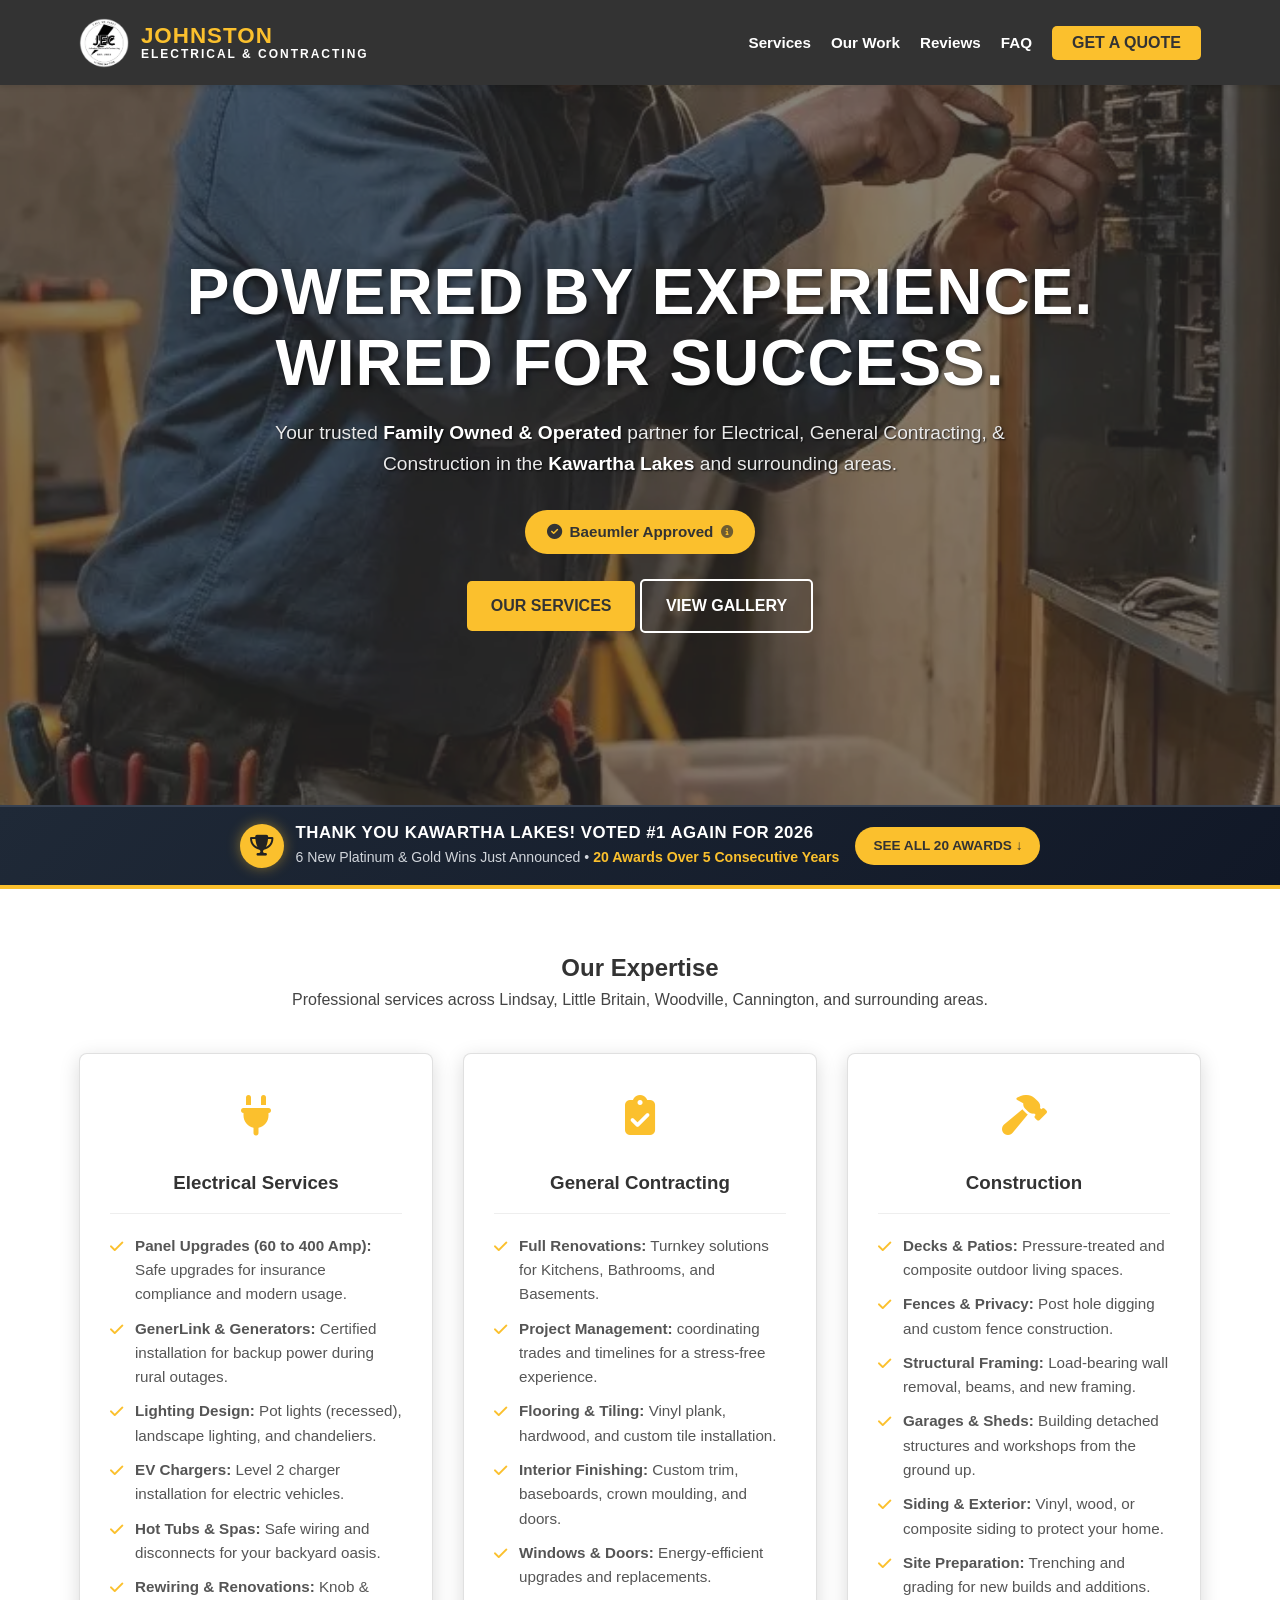
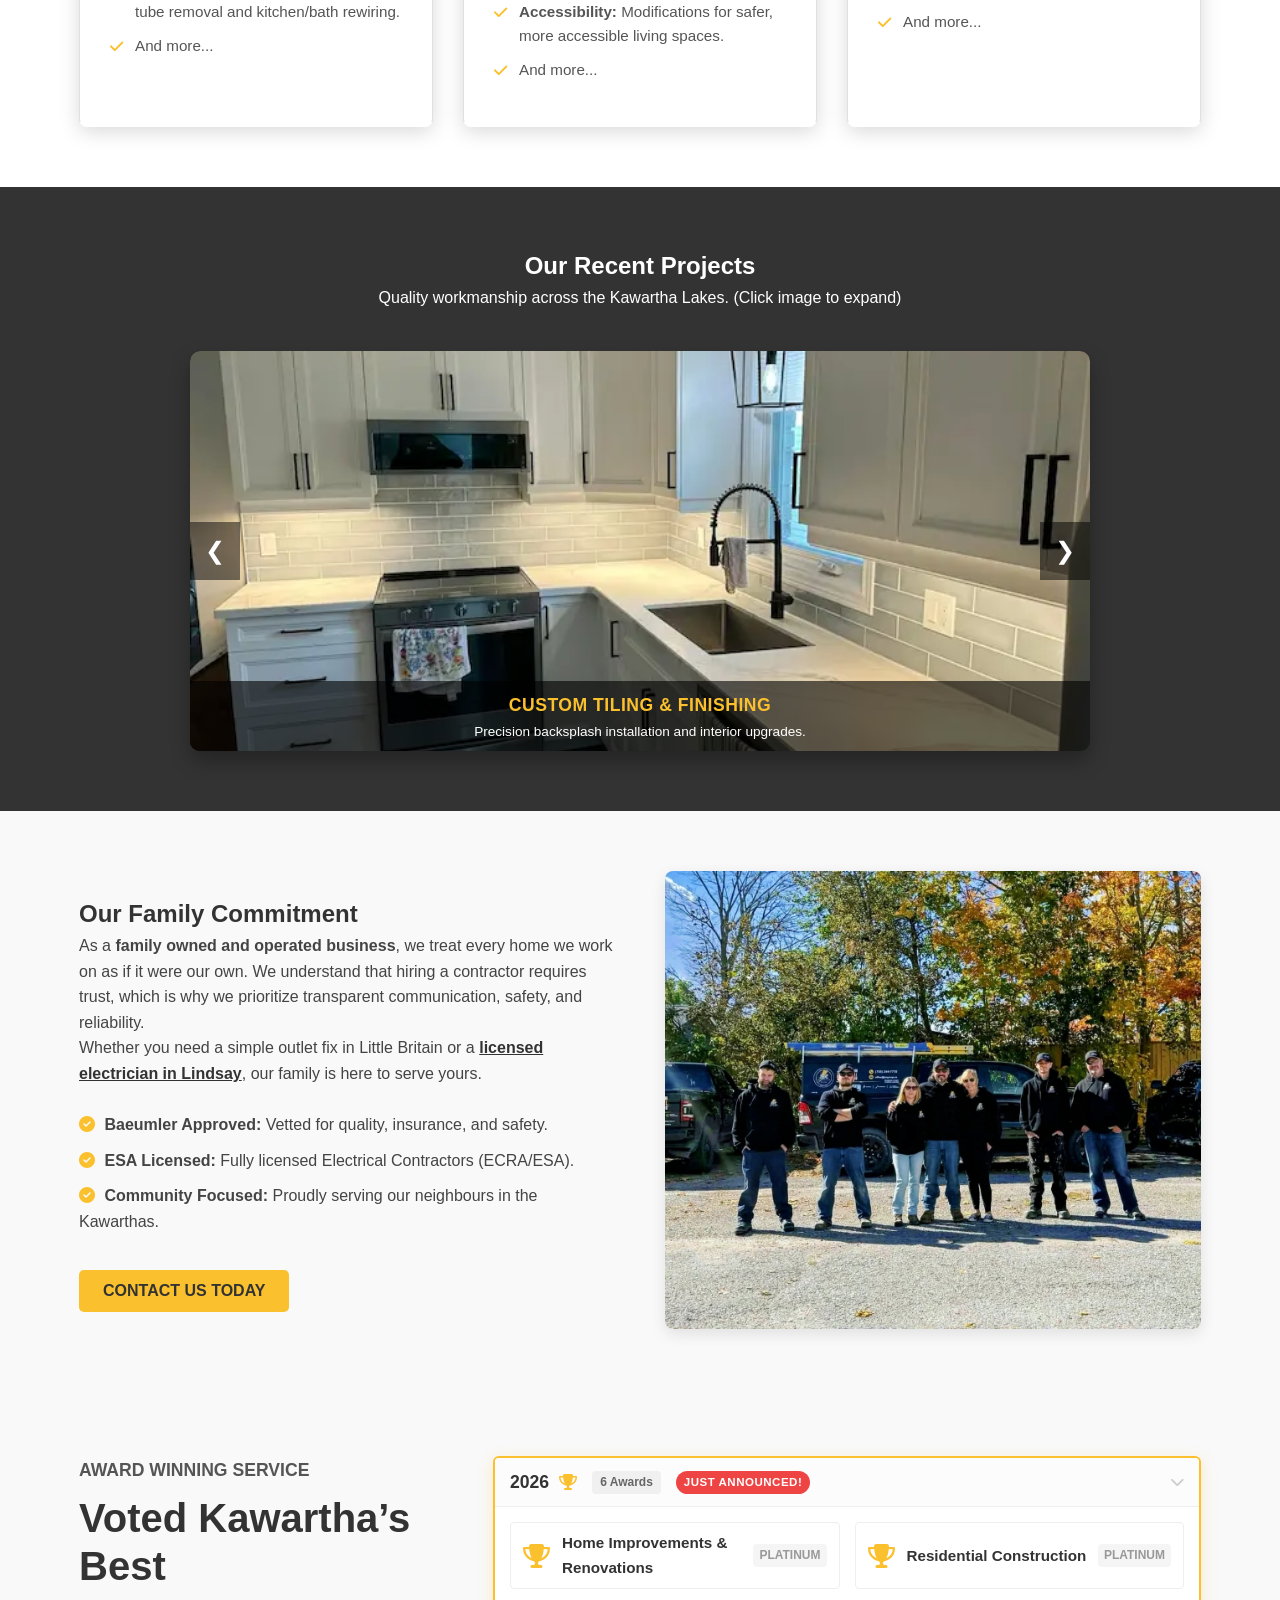
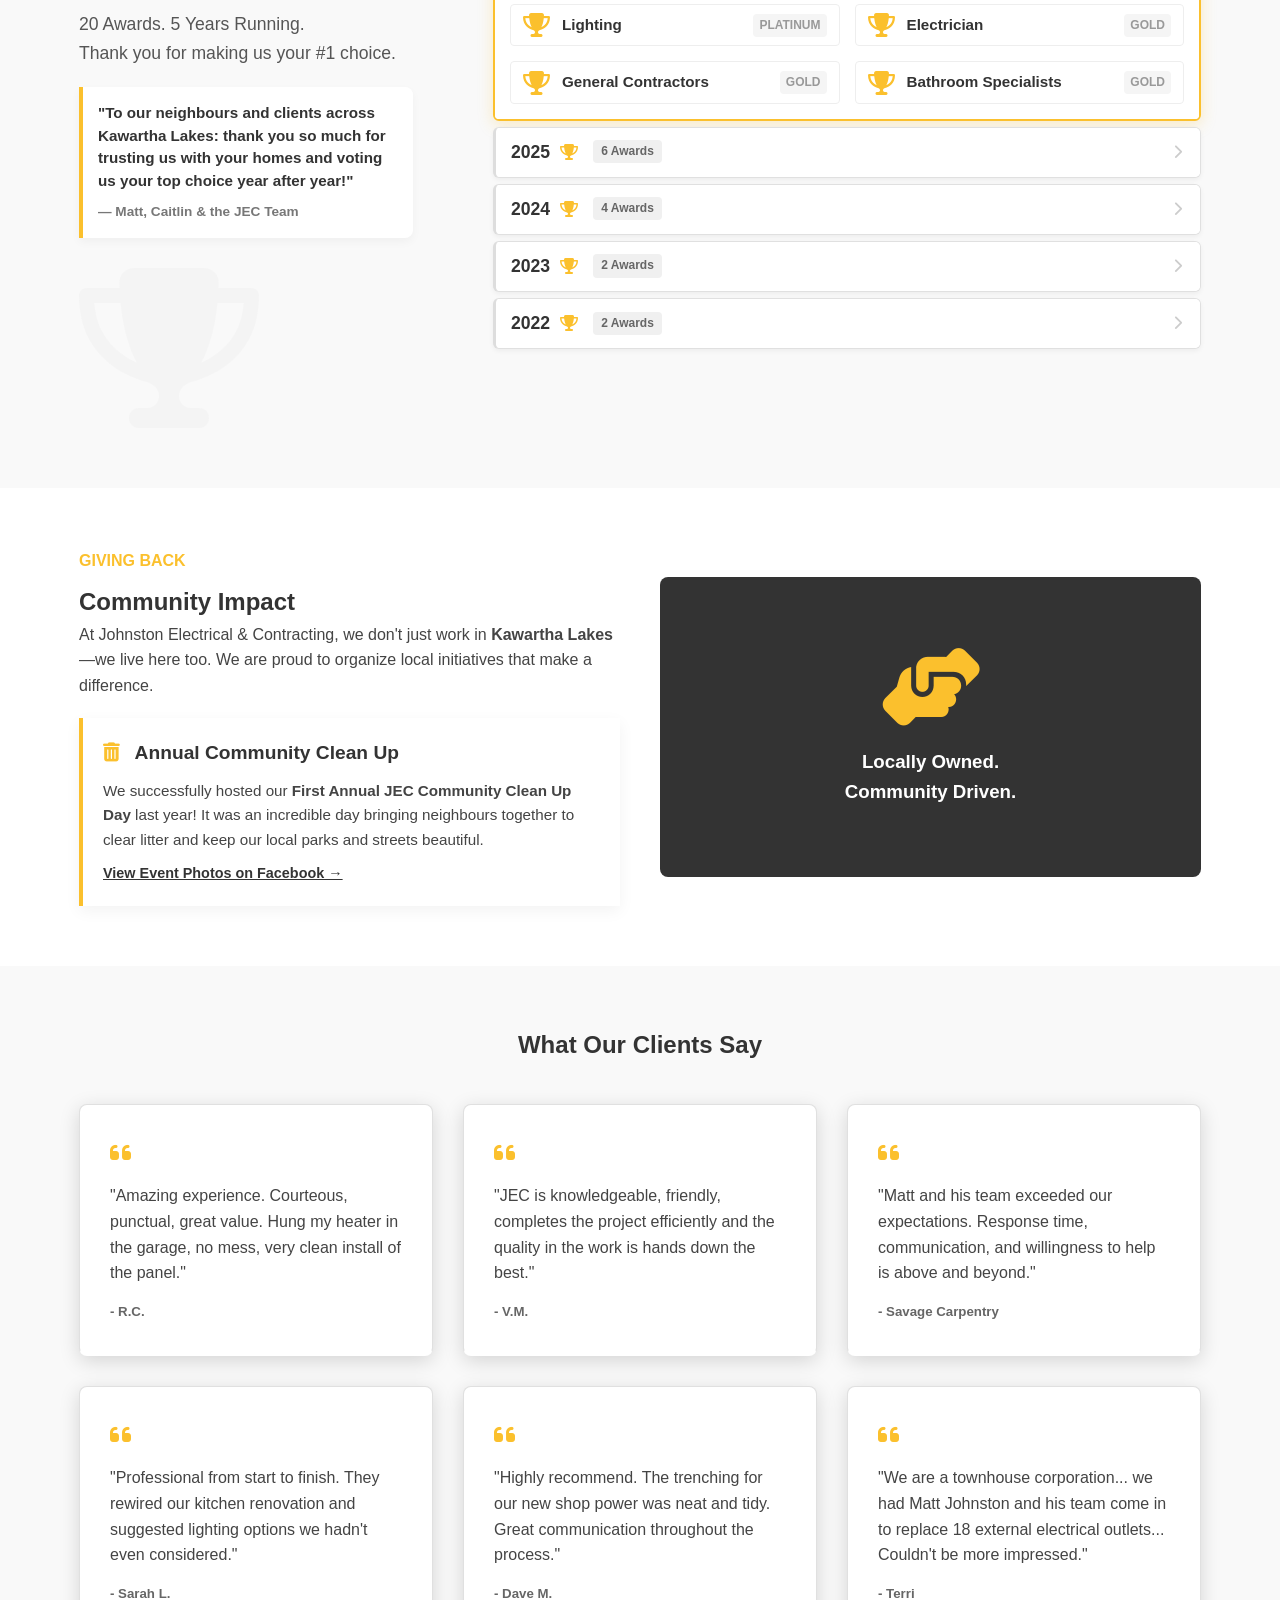
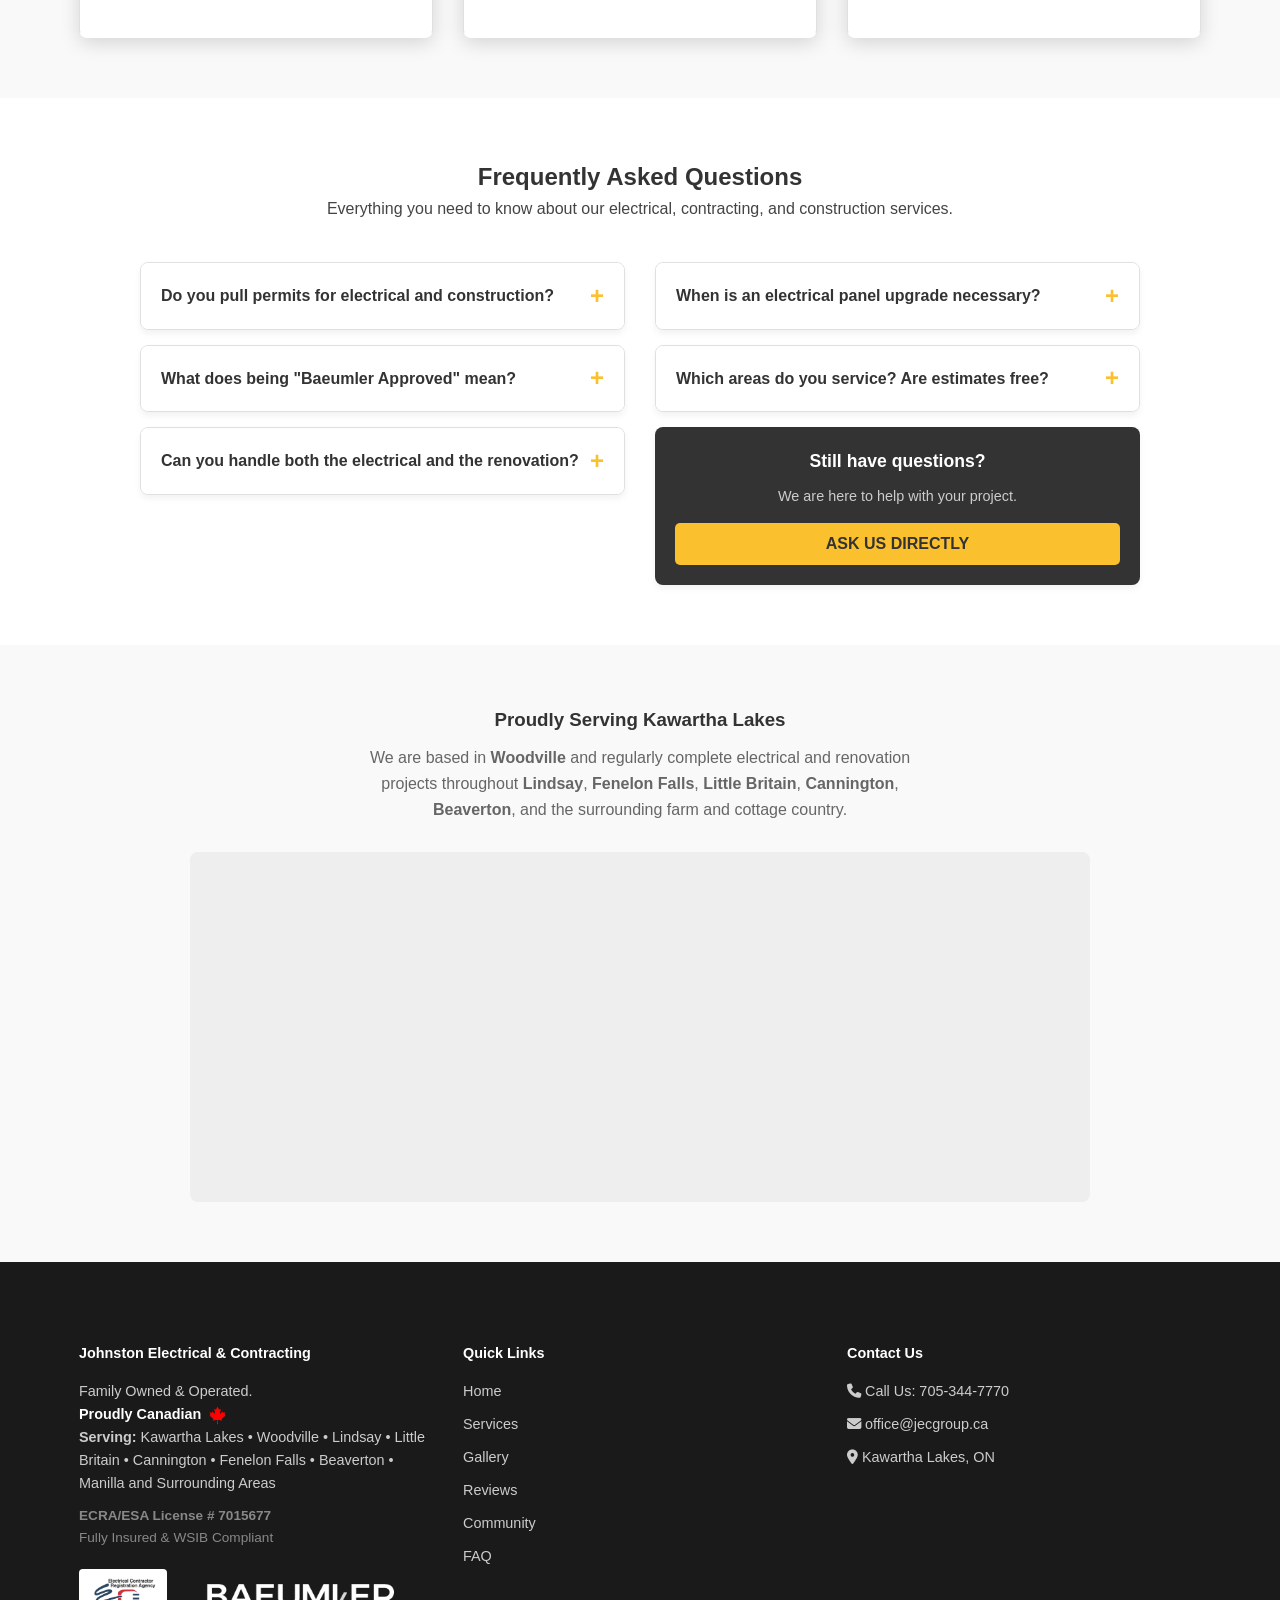
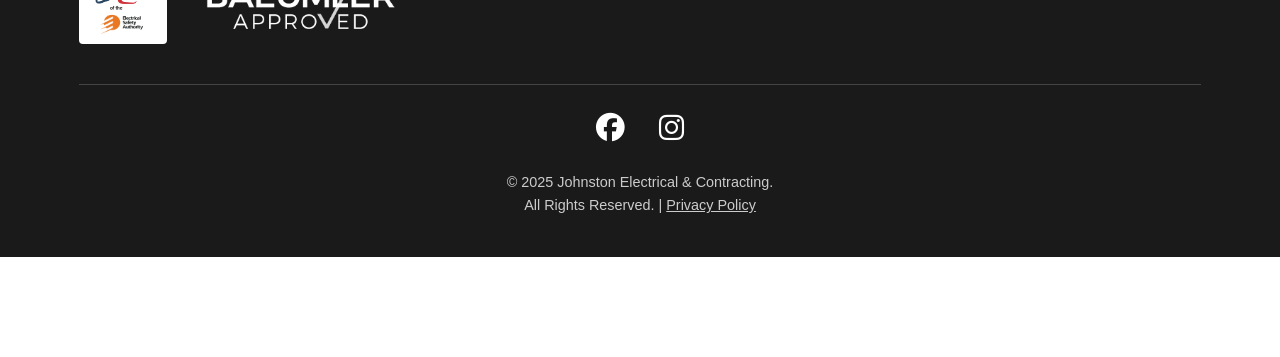
<file: index.html>
<!DOCTYPE html>
<html lang="en">
<head>
    <meta charset="UTF-8">
    <meta name="viewport" content="width=device-width, initial-scale=1.0, viewport-fit=cover">

    <meta http-equiv="Content-Security-Policy" content="default-src 'self'; script-src 'self' 'unsafe-inline' cdnjs.cloudflare.com https://challenges.cloudflare.com https://static.cloudflareinsights.com; style-src 'self' 'unsafe-inline' fonts.googleapis.com cdnjs.cloudflare.com; font-src 'self' fonts.gstatic.com cdnjs.cloudflare.com; img-src 'self' data: https:; connect-src 'self' https://cloudflareinsights.com; frame-src 'self' https://challenges.cloudflare.com https://*.google.com https://*.googleusercontent.com; base-uri 'self';">
    <meta http-equiv="X-Content-Type-Options" content="nosniff">
    <meta name="referrer" content="strict-origin-when-cross-origin">
    
    <meta property="og:title" content="Johnston Electrical & Contracting | Kawartha Lakes">
    <meta property="og:description" content="Voted Kawartha's Best Electrician & General Contractor. Baeumler Approved. Serving Lindsay, Woodville, and surrounding areas. Get a free quote today.">
    <meta property="og:image" content="https://johnstonelectricalcontracting.com/pai/team2.webp">
    <meta property="og:image:width" content="1200">
    <meta property="og:image:height" content="630">
    <meta property="og:url" content="https://johnstonelectricalcontracting.com/">
    <meta property="og:type" content="website">
    <meta property="og:locale" content="en_CA">
    <meta property="og:site_name" content="Johnston Electrical & Contracting">

    <meta name="twitter:card" content="summary_large_image">
    <meta name="twitter:title" content="Johnston Electrical & Contracting | Kawartha Lakes">
    <meta name="twitter:description" content="Award-winning electrician serving Kawartha Lakes. Baeumler Approved. Call 705-344-7770.">
    <meta name="twitter:image" content="https://johnstonelectricalcontracting.com/pai/team2.webp">

    <meta name="theme-color" content="#333">
    <meta name="mobile-web-app-capable" content="yes">
    <meta name="apple-mobile-web-app-capable" content="yes">
    <meta name="apple-mobile-web-app-status-bar-style" content="black-translucent">
    <meta name="apple-mobile-web-app-title" content="Johnston Electrical">
    
    <title>Award Winning Electrician & General Contractor in Kawartha Lakes | Johnston Electrical</title>
    <link rel="canonical" href="https://johnstonelectricalcontracting.com/">
    
    <meta name="description" content="Top-rated Electrician & General Contractor in Kawartha Lakes. Specializing in panel upgrades, renovations & rural power. Baeumler Approved. Call 705-344-7770.">
    
    <meta name="robots" content="index, follow, max-image-preview:large, max-snippet:-1, max-video-preview:-1">
    <meta name="author" content="Johnston Electrical & Contracting">
    <meta name="geo.region" content="CA-ON">
    <meta name="geo.placename" content="Kawartha Lakes">
    
    <link rel="apple-touch-icon" sizes="180x180" href="pai/favicon/apple-touch-icon.png">
    <link rel="icon" type="image/png" sizes="32x32" href="pai/favicon/favicon-32x32.png">
    <link rel="icon" type="image/png" sizes="16x16" href="pai/favicon/favicon-16x16.png">
    <link rel="manifest" href="pai/favicon/site.webmanifest">
    <link rel="shortcut icon" href="pai/favicon/favicon.ico">

    <link rel="preconnect" href="https://fonts.googleapis.com">
    <link rel="preconnect" href="https://fonts.gstatic.com" crossorigin>
    <link rel="dns-prefetch" href="https://cdnjs.cloudflare.com">
    
    <link rel="preload" href="./style.css" as="style">
    <link rel="preload" href="https://fonts.googleapis.com/css2?family=Montserrat:wght@400;700&family=Open+Sans:wght@400;600&display=swap" as="style">

    <link rel="stylesheet" href="https://cdnjs.cloudflare.com/ajax/libs/font-awesome/6.5.1/css/all.min.css" media="print" onload="this.media='all'">
    <link href="https://fonts.googleapis.com/css2?family=Montserrat:wght@400;700&family=Open+Sans:wght@400;600&display=swap" rel="stylesheet" media="print" onload="this.media='all'">

    <noscript>
        <link rel="stylesheet" href="https://cdnjs.cloudflare.com/ajax/libs/font-awesome/6.5.1/css/all.min.css">
        <link href="https://fonts.googleapis.com/css2?family=Montserrat:wght@400;700&family=Open+Sans:wght@400;600&display=swap" rel="stylesheet">
    </noscript>

    <link rel="stylesheet" href="./style.css">

    <script type="application/ld+json">
    {
      "@context": "https://schema.org",
      "@graph": [
        {
          "@type": ["Electrician", "GeneralContractor"],
          "name": "Johnston Electrical & Contracting",
          "@id": "https://johnstonelectricalcontracting.com/#organization",
          "image": "https://johnstonelectricalcontracting.com/pai/logos/logo.webp",
          "telephone": "+1-705-344-7770",
          "email": "office@jecgroup.ca",
          "url": "https://johnstonelectricalcontracting.com",
          "priceRange": "$$",
          "address": {
            "@type": "PostalAddress",
            "addressLocality": "Woodville",
            "addressRegion": "ON",
            "addressCountry": "CA"
          },
          "geo": {
            "@type": "GeoCoordinates",
            "latitude": "44.4981",
            "longitude": "-78.9864"
          },
          "areaServed": [
            { "@type": "City", "name": "Kawartha Lakes" },
            { "@type": "City", "name": "Lindsay" },
            { "@type": "City", "name": "Woodville" },
            { "@type": "City", "name": "Little Britain" },
            { "@type": "City", "name": "Cannington" },
            { "@type": "City", "name": "Fenelon Falls" }
          ],
          "aggregateRating": {
            "@type": "AggregateRating",
            "ratingValue": "5.0",
            "reviewCount": "20",
            "bestRating": "5"
          },
          "sameAs": [
            "https://www.facebook.com/JohnstonEC",
            "https://www.instagram.com/johnstonelectricalcontracting"
          ]
        }
      ]
    }
    </script>
</head>

<body>
    <header></header>

    <section id="home" class="hero">
        <div class="hero-background">
            <picture>
                <source media="(max-width: 768px)" srcset="./pai/hero-mobile.webp">
                <img src="./pai/hero-desktop.webp" alt="Electrician working on panel in Kawartha Lakes" class="hero-img" width="1920" height="1080" fetchpriority="high">
            </picture>
        </div>

        <div class="hero-content">
            <div class="hero-tagline-large">Powered by Experience.<br>Wired for Success.</div>
            <h1>
               <span class="h1-subline">
                   Your trusted <strong>Family Owned & Operated</strong> partner for Electrical, General Contracting, & Construction in the <strong>Kawartha Lakes</strong> and surrounding areas.
               </span>
            </h1>
            
            <div class="baeumler-badge-container" onclick="toggleTooltip(event)" tabindex="0" onkeydown="if(event.key === 'Enter') toggleTooltip(event)" role="button" aria-label="Why choose Baeumler Approved?">
                <span class="baeumler-badge">
                    <i class="fas fa-check-circle"></i> Baeumler Approved <i class="fas fa-info-circle badge-info-icon"></i>
                </span>
                <div class="tooltip-text" id="baeumlerTooltip" role="tooltip">
                    <button class="tooltip-close" onclick="closeTooltip(event)" aria-label="Close tooltip">×</button>
                    <strong>What does Baeumler Approved mean?</strong><br>
                    It means we have been vetted for quality! We have verified insurance coverage, Worker's Compensation (WSIB), and professional certifications. You can trust us to do the job right.
                </div>
            </div>

            <div class="hero-buttons">
                <a href="#services" class="btn btn-primary">Our Services</a>
                <a href="#projects" class="btn btn-secondary">View Gallery</a>
            </div>
        </div>
    </section>

    <aside class="awards-callout-banner" style="background: linear-gradient(135deg, #1f2937 0%, #111827 100%); color: #fff; border-top: 2px solid #374151; border-bottom: 4px solid var(--primary-color); padding: 16px 0; text-align: center;">
        <div class="container" style="display: flex; flex-wrap: wrap; align-items: center; justify-content: center; gap: 16px;">
            <div style="display: inline-flex; align-items: center; gap: 12px; text-align: left;">
                <div style="background: var(--primary-color); color: #222; width: 44px; height: 44px; border-radius: 50%; display: flex; align-items: center; justify-content: center; font-size: 1.3rem; flex-shrink: 0; box-shadow: 0 0 14px rgba(251, 192, 45, 0.45);">
                    <i class="fas fa-trophy"></i>
                </div>
                <div>
                    <div style="font-family: 'Montserrat', sans-serif; font-size: 1.05rem; font-weight: 800; color: #fff; letter-spacing: 0.5px; text-transform: uppercase; line-height: 1.2;">
                        THANK YOU KAWARTHA LAKES! VOTED #1 AGAIN FOR 2026
                    </div>
                    <div style="font-size: 0.88rem; color: #d1d5db; margin-top: 3px;">
                        6 New Platinum & Gold Wins Just Announced • <strong style="color: var(--primary-color);">20 Awards Over 5 Consecutive Years</strong>
                    </div>
                </div>
            </div>
            <a href="#awards" class="btn btn-primary" style="padding: 8px 18px; font-size: 0.85rem; border-radius: 50px; font-weight: 700; white-space: nowrap;">
                See All 20 Awards &darr;
            </a>
        </div>
    </aside>

    <section id="services" class="section-padding">
        <div class="container">
            <div class="text-center section-intro">
                <h2>Our Expertise</h2>
                <p>Professional services across Lindsay, Little Britain, Woodville, Cannington, and surrounding areas.</p>
            </div>
            <div class="services-grid">
                <div class="service-card" id="electrical">
                    <div class="service-icon"><i class="fas fa-plug"></i></div>
                    <h3>Electrical Services</h3>
                    <ul>
                        <li><strong>Panel Upgrades (60 to 400 Amp):</strong> Safe upgrades for insurance compliance and modern usage.</li>
                        <li><strong>GenerLink & Generators:</strong> Certified installation for backup power during rural outages.</li>
                        <li><strong>Lighting Design:</strong> Pot lights (recessed), landscape lighting, and chandeliers.</li>
                        <li><strong>EV Chargers:</strong> Level 2 charger installation for electric vehicles.</li>
                        <li><strong>Hot Tubs & Spas:</strong> Safe wiring and disconnects for your backyard oasis.</li>
                        <li><strong>Rewiring & Renovations:</strong> Knob & tube removal and kitchen/bath rewiring.</li>
                        <li>And more...</li>
                    </ul>
                </div>
                <div class="service-card" id="contracting">
                    <div class="service-icon"><i class="fas fa-clipboard-check"></i></div>
                    <h3>General Contracting</h3>
                    <ul>
                        <li><strong>Full Renovations:</strong> Turnkey solutions for Kitchens, Bathrooms, and Basements.</li>
                        <li><strong>Project Management:</strong> coordinating trades and timelines for a stress-free experience.</li>
                        <li><strong>Flooring & Tiling:</strong> Vinyl plank, hardwood, and custom tile installation.</li>
                        <li><strong>Interior Finishing:</strong> Custom trim, baseboards, crown moulding, and doors.</li>
                        <li><strong>Windows & Doors:</strong> Energy-efficient upgrades and replacements.</li>
                        <li><strong>Accessibility:</strong> Modifications for safer, more accessible living spaces.</li>
                        <li>And more...</li>
                    </ul>
                </div>
                <div class="service-card" id="construction">
                    <div class="service-icon"><i class="fas fa-hammer"></i></div>
                    <h3>Construction</h3>
                    <ul>
                        <li><strong>Decks & Patios:</strong> Pressure-treated and composite outdoor living spaces.</li>
                        <li><strong>Fences & Privacy:</strong> Post hole digging and custom fence construction.</li>
                        <li><strong>Structural Framing:</strong> Load-bearing wall removal, beams, and new framing.</li>
                        <li><strong>Garages & Sheds:</strong> Building detached structures and workshops from the ground up.</li>
                        <li><strong>Siding & Exterior:</strong> Vinyl, wood, or composite siding to protect your home.</li>
                        <li><strong>Site Preparation:</strong> Trenching and grading for new builds and additions.</li>
                        <li>And more...</li>
                     </ul>
                </div>
            </div>
        </div>
    </section>

    <section id="projects" class="section-padding carousel-section">
        <div class="container text-center">
            <h2>Our Recent Projects</h2>
            <p>Quality workmanship across the Kawartha Lakes. (Click image to expand)</p>

            <div class="carousel-wrapper" role="region" aria-label="Project gallery carousel">
                <button class="carousel-btn prev-btn" aria-label="Previous slide">❮</button>
                <div class="carousel-track">
                    
                    <div class="carousel-slide">
                        <img src="./pai/projects/custom-tile-backsplash-kawartha.webp" alt="Custom subway tile backsplash installation in Kawartha Lakes" width="800" height="600" onclick="openLightbox(this.src)">
                        <div class="carousel-caption">
                            <h3>Custom Tiling & Finishing</h3>
                            <p>Precision backsplash installation and interior upgrades.</p>
                        </div>
                    </div>

                    <div class="carousel-slide">
                        <img src="./pai/projects/custom-cabinet-lighting-lindsay.webp" alt="Custom cabinet interior lighting and backsplash LED" width="800" height="600" onclick="openLightbox(this.src)">
                        <div class="carousel-caption">
                            <h3>Custom Lighting Design</h3>
                            <p>Showcase lighting for cabinetry and bars.</p>
                        </div>
                    </div>

                    <div class="carousel-slide">
                        <img src="./pai/projects/modern-bathroom-remodel-woodville.webp" alt="Modern bathroom renovation with LED mirror and glass shower" width="800" height="600" onclick="openLightbox(this.src)">
                        <div class="carousel-caption">
                            <h3>Luxury Bathrooms</h3>
                            <p>Modern electrical fixtures and custom tiling.</p>
                        </div>
                    </div>
                    
                    <div class="carousel-slide">
                        <img src="./pai/projects/outdoor-lighting-beaverton.webp" alt="Custom exterior soffit or LED lighting" loading="lazy" width="800" height="600" onclick="openLightbox(this.src)">
                        <div class="carousel-caption">
                            <h3>Exterior Lighting Solutions</h3>
                            <p>Custom exterior soffit or LED lighting solutions.</p>
                        </div>
                    </div>

                    <div class="carousel-slide">
                        <img src="./pai/projects/generac-generators-installed-port-perry.webp" alt="Rural GenerLink installation in Kawartha Lakes" width="800" height="600" onclick="openLightbox(this.src)">
                        <div class="carousel-caption">
                            <h3>Generator Installation</h3>
                            <p>Complete generator install, including trenching of cables.</p>
                        </div>
                    </div>

                    <div class="carousel-slide">
                        <img src="./pai/projects/custom-deck-construction-fenelon-falls.webp" alt="Custom timber deck construction" width="800" height="600" onclick="openLightbox(this.src)">
                        <div class="carousel-caption">
                            <h3>Decks & Construction</h3>
                            <p>Custom exterior carpentry and outdoor living spaces.</p>
                        </div>
                    </div>

                    <div class="carousel-slide">
                        <img src="./pai/projects/custom-wall-paneling-woodville.webp" alt="Custom wainscoting and wall paneling in Woodville" loading="lazy" width="800" height="600" onclick="openLightbox(this.src)">
                        <div class="carousel-caption">
                            <h3>Interior Finishing</h3>
                            <p>Custom wainscoting, trim, and wall features.</p>
                        </div>
                    </div>

                    <div class="carousel-slide">
                        <img src="./pai/projects/open-concept-renovation-cannington.webp" alt="Full open concept renovation with flooring and pot lights" loading="lazy" width="800" height="600" onclick="openLightbox(this.src)">
                        <div class="carousel-caption">
                            <h3>Full Renovations</h3>
                            <p>Flooring, LED pot lighting, and open-concept transformations.</p>
                        </div>
                    </div>
                           
                    <div class="carousel-slide">
                        <img src="./pai/projects/panel-60A-200A-upgrade-peterborough.webp" alt="Clean and professional panel upgrades" loading="lazy" width="800" height="600" onclick="openLightbox(this.src)">
                        <div class="carousel-caption">
                            <h3>Panel Upgrades</h3>
                            <p>Upgrade your panel & make sure your system can handle modern loads.</p>
                        </div>
                    </div>

                </div>
                <button class="carousel-btn next-btn" aria-label="Next slide">❯</button>
            </div>
        </div>
    </section>

    <section class="section-padding trust-section">
        <div class="container trust-grid">
            <div class="trust-content">
                <h2>Our Family Commitment</h2>
                <p>As a <strong>family owned and operated business</strong>, we treat every home we work on as if it were our own. We understand that hiring a contractor requires trust, which is why we prioritize transparent communication, safety, and reliability.</p>
                <p>Whether you need a simple outlet fix in Little Britain or a <a href="/lindsay-electrician.html" style="color: var(--secondary-color); font-weight: 700; text-decoration: underline;">licensed electrician in Lindsay</a>, our family is here to serve yours.</p>
                <br>
                <ul class="trust-list">
                    <li><i class="fas fa-check-circle"></i> <strong>Baeumler Approved:</strong> Vetted for quality, insurance, and safety.</li>
                    <li><i class="fas fa-check-circle"></i> <strong>ESA Licensed:</strong> Fully licensed Electrical Contractors (ECRA/ESA).</li>
                    <li><i class="fas fa-check-circle"></i> <strong>Community Focused:</strong> Proudly serving our neighbours in the Kawarthas.</li>
                </ul>
                <br>
                <button onclick="openModal()" class="btn btn-primary">Contact Us Today</button>
            </div>
            <div class="trust-img">
                <img src="./pai/team2.webp" alt="Matt and Caitlin Johnston - Owners of Johnston Electrical in Woodville" loading="lazy" width="600" height="400">
            </div>
        </div>
    </section>

    <section id="awards" class="section-padding bg-light">
        <div class="container">
            <div class="awards-split-layout">
                <div class="awards-intro-side">
                    <p class="community-subtitle">Award Winning Service</p>
                    <h2>Voted Kawartha’s Best</h2>
                    <p>20 Awards. 5 Years Running.<br>Thank you for making us your #1 choice.</p>
                    
                    <div style="background: #fff; border-left: 4px solid var(--primary-color); padding: 15px; border-radius: 0 8px 8px 0; margin-top: 20px; box-shadow: 0 4px 10px rgba(0,0,0,0.04);">
                        <p style="margin: 0; font-size: 0.95rem; font-weight: 600; color: #333; line-height: 1.5;">
                            "To our neighbours and clients across Kawartha Lakes: thank you so much for trusting us with your homes and voting us your top choice year after year!"
                        </p>
                        <span style="display: block; margin-top: 8px; font-size: 0.85rem; color: #777; font-weight: 700;">— Matt, Caitlin & the JEC Team</span>
                    </div>

                    <i class="fas fa-trophy intro-big-icon"></i>
                </div>
                <div class="awards-grid-badges">
                    
                    <div class="badge-card" style="border: 2px solid var(--primary-color); box-shadow: 0 4px 15px rgba(251, 192, 45, 0.25);">
                        <div class="badge-header" onclick="toggleAward(this)">
                            <div class="header-content">
                                <span>2026</span> 
                                <i class="fas fa-trophy header-trophy"></i>
                                <span class="award-count">6 Awards</span>
                                <span style="background: #ef4444; color: #fff; font-size: 0.72rem; font-weight: 700; padding: 2px 8px; border-radius: 12px; margin-left: 5px; text-transform: uppercase; letter-spacing: 0.5px;">Just Announced!</span>
                            </div>
                            <i class="fas fa-chevron-down toggle-icon"></i>
                        </div>
                        <div class="badge-container">
                            <div class="award-list-item"><i class="fas fa-trophy"></i><div class="award-details"><span class="award-cat">Home Improvements & Renovations</span><span class="award-rank">PLATINUM</span></div></div>
                            <div class="award-list-item"><i class="fas fa-trophy"></i><div class="award-details"><span class="award-cat">Residential Construction</span><span class="award-rank">PLATINUM</span></div></div>
                            <div class="award-list-item"><i class="fas fa-trophy"></i><div class="award-details"><span class="award-cat">Lighting</span><span class="award-rank">PLATINUM</span></div></div>
                            <div class="award-list-item"><i class="fas fa-trophy"></i><div class="award-details"><span class="award-cat">Electrician</span><span class="award-rank">GOLD</span></div></div>
                            <div class="award-list-item"><i class="fas fa-trophy"></i><div class="award-details"><span class="award-cat">General Contractors</span><span class="award-rank">GOLD</span></div></div>
                            <div class="award-list-item"><i class="fas fa-trophy"></i><div class="award-details"><span class="award-cat">Bathroom Specialists</span><span class="award-rank">GOLD</span></div></div>
                        </div>
                    </div>

                    <div class="badge-card closed-year">
                        <div class="badge-header" onclick="toggleAward(this)">
                            <div class="header-content">
                                <span>2025</span> 
                                <i class="fas fa-trophy header-trophy"></i>
                                <span class="award-count">6 Awards</span>
                            </div>
                            <i class="fas fa-chevron-down toggle-icon"></i>
                        </div>
                        <div class="badge-container">
                            <div class="award-list-item"><i class="fas fa-trophy"></i><div class="award-details"><span class="award-cat">Electrician</span><span class="award-rank">PLATINUM</span></div></div>
                            <div class="award-list-item"><i class="fas fa-trophy"></i><div class="award-details"><span class="award-cat">Lighting</span><span class="award-rank">PLATINUM</span></div></div>
                            <div class="award-list-item"><i class="fas fa-trophy"></i><div class="award-details"><span class="award-cat">Residential Const.</span><span class="award-rank">PLATINUM</span></div></div>
                            <div class="award-list-item"><i class="fas fa-trophy"></i><div class="award-details"><span class="award-cat">General Contractor</span><span class="award-rank">GOLD</span></div></div>
                            <div class="award-list-item"><i class="fas fa-trophy"></i><div class="award-details"><span class="award-cat">Home Reno</span><span class="award-rank">GOLD</span></div></div>
                            <div class="award-list-item"><i class="fas fa-trophy"></i><div class="award-details"><span class="award-cat">Bathroom Specialist</span><span class="award-rank">GOLD</span></div></div>
                        </div>
                    </div>

                    <div class="badge-card closed-year">
                        <div class="badge-header" onclick="toggleAward(this)">
                            <div class="header-content">
                                <span>2024</span> 
                                <i class="fas fa-trophy header-trophy"></i>
                                <span class="award-count">4 Awards</span>
                            </div>
                            <i class="fas fa-chevron-down toggle-icon"></i>
                        </div>
                        <div class="badge-container">
                            <div class="award-list-item"><i class="fas fa-trophy"></i><div class="award-details"><span class="award-cat">General Contractor</span><span class="award-rank">PLATINUM</span></div></div>
                            <div class="award-list-item"><i class="fas fa-trophy"></i><div class="award-details"><span class="award-cat">Lighting</span><span class="award-rank">PLATINUM</span></div></div>
                            <div class="award-list-item"><i class="fas fa-trophy"></i><div class="award-details"><span class="award-cat">Home Reno</span><span class="award-rank">GOLD</span></div></div>
                            <div class="award-list-item"><i class="fas fa-trophy"></i><div class="award-details"><span class="award-cat">Electrician</span><span class="award-rank">SILVER</span></div></div>
                        </div>
                    </div>

                    <div class="badge-card closed-year">
                        <div class="badge-header" onclick="toggleAward(this)">
                            <div class="header-content">
                                <span>2023</span> 
                                <i class="fas fa-trophy header-trophy"></i>
                                <span class="award-count">2 Awards</span>
                            </div>
                            <i class="fas fa-chevron-down toggle-icon"></i>
                        </div>
                        <div class="badge-container">
                            <div class="award-list-item"><i class="fas fa-trophy"></i><div class="award-details"><span class="award-cat">Electrician</span><span class="award-rank">PLATINUM</span></div></div>
                            <div class="award-list-item"><i class="fas fa-trophy"></i><div class="award-details"><span class="award-cat">Lighting</span><span class="award-rank">PLATINUM</span></div></div>
                        </div>
                    </div>

                    <div class="badge-card closed-year">
                        <div class="badge-header" onclick="toggleAward(this)">
                            <div class="header-content">
                                <span>2022</span> 
                                <i class="fas fa-trophy header-trophy"></i>
                                <span class="award-count">2 Awards</span>
                            </div>
                            <i class="fas fa-chevron-down toggle-icon"></i>
                        </div>
                        <div class="badge-container">
                            <div class="award-list-item"><i class="fas fa-trophy"></i><div class="award-details"><span class="award-cat">Electrician</span><span class="award-rank">PLATINUM</span></div></div>
                            <div class="award-list-item"><i class="fas fa-trophy"></i><div class="award-details"><span class="award-cat">Lighting</span><span class="award-rank">PLATINUM</span></div></div>
                        </div>
                    </div>

                </div> 
            </div> 
        </div>
    </section>
    
    <section id="community" class="section-padding bg-white">
        <div class="container">
            <div class="community-row">
                <div class="col-flex community-text">
                    <p class="community-subtitle">Giving Back</p>
                    <h2>Community Impact</h2>
                    <p>At Johnston Electrical & Contracting, we don't just work in <strong>Kawartha Lakes</strong>—we live here too. We are proud to organize local initiatives that make a difference.</p>
                    
                    <div class="community-highlight highlight-box">
                        <h3 class="highlight-title"> 
                            <i class="fas fa-trash-alt highlight-icon"></i> Annual Community Clean Up
                        </h3>
                        <p class="highlight-text">We successfully hosted our <strong>First Annual JEC Community Clean Up Day</strong> last year! It was an incredible day bringing neighbours together to clear litter and keep our local parks and streets beautiful.</p>
                        <a href="https://www.facebook.com/share/p/1DF4X1BHmC/" target="_blank" rel="noopener noreferrer" class="highlight-link">View Event Photos on Facebook →</a>
                    </div>
                </div>

                <div class="col-flex text-center">
                    <div class="community-card">
                        <i class="fas fa-hands-helping community-icon"></i>
                        <h3 class="text-white">Locally Owned.<br>Community Driven.</h3>
                    </div>
                </div>
            </div>
        </div>
    </section>

    <section id="reviews" class="section-padding bg-light">
        <div class="container text-center">
            <h2>What Our Clients Say</h2>
            <p class="mobile-swipe-text">(Swipe to see more)</p>
            <div class="services-grid reviews-wrapper">
                <div class="service-card">
                    <div class="quote-icon"><i class="fas fa-quote-left"></i></div>
                    <p>"Amazing experience. Courteous, punctual, great value. Hung my heater in the garage, no mess, very clean install of the panel."</p>
                    <h5 class="review-author">- R.C.</h5>
                </div>
                <div class="service-card">
                    <div class="quote-icon"><i class="fas fa-quote-left"></i></div>
                    <p>"JEC is knowledgeable, friendly, completes the project efficiently and the quality in the work is hands down the best."</p>
                    <h5 class="review-author">- V.M.</h5>
                </div>
                <div class="service-card">
                    <div class="quote-icon"><i class="fas fa-quote-left"></i></div>
                    <p>"Matt and his team exceeded our expectations. Response time, communication, and willingness to help is above and beyond."</p>
                    <h5 class="review-author">- Savage Carpentry</h5>
                </div>
                <div class="service-card">
                    <div class="quote-icon"><i class="fas fa-quote-left"></i></div>
                    <p>"Professional from start to finish. They rewired our kitchen renovation and suggested lighting options we hadn't even considered."</p>
                    <h5 class="review-author">- Sarah L.</h5>
                </div>
                <div class="service-card">
                    <div class="quote-icon"><i class="fas fa-quote-left"></i></div>
                    <p>"Highly recommend. The trenching for our new shop power was neat and tidy. Great communication throughout the process."</p>
                    <h5 class="review-author">- Dave M.</h5>
                </div>
               <div class="service-card">
                    <div class="quote-icon"><i class="fas fa-quote-left"></i></div>
                    <p>"We are a townhouse corporation... we had Matt Johnston and his team come in to replace 18 external electrical outlets... Couldn't be more impressed."</p>
                    <h5 class="review-author">- Terri</h5>
                </div>
            </div>
        </div>
    </section>

    <section id="faq" class="section-padding bg-white">
        <div class="container">
            <div class="text-center section-intro">
                <h2>Frequently Asked Questions</h2>
                <p>Everything you need to know about our electrical, contracting, and construction services.</p>
            </div>

            <div class="faq-wrapper">
                
                <div class="faq-column">
                    <div class="faq-item">
                        <details>
                            <summary>Do you pull permits for electrical and construction?</summary>
                            <div class="faq-answer">
                                Yes. As a Licensed Electrical Contractor (ECRA/ESA #7015677), we file all required notifications with the Electrical Safety Authority (ESA). We also handle municipal building permits for structural changes, additions, and basements across Kawartha Lakes.
                            </div>
                        </details>
                    </div>

                    <div class="faq-item">
                        <details>
                            <summary>What does being "Baeumler Approved" mean?</summary>
                            <div class="faq-answer">
                                It means we have been strictly vetted by a third party. To maintain this status, we must provide ongoing proof of comprehensive commercial liability insurance, active WSIB coverage, valid trade certifications, and a history of quality client work.
                            </div>
                        </details>
                    </div>

                    <div class="faq-item">
                        <details>
                            <summary>Can you handle both the electrical and the renovation?</summary>
                            <div class="faq-answer">
                                Absolutely. We act as your single point of contact. Rather than hiring an electrician and a separate general contractor for a kitchen, bathroom, or basement, our team coordinates the entire scope from rough-ins to custom finishing.
                            </div>
                        </details>
                    </div>
                </div> 

                <div class="faq-column">
                    <div class="faq-item">
                        <details>
                            <summary>When is an electrical panel upgrade necessary?</summary>
                            <div class="faq-answer">
                                An upgrade from 60 or 100 Amp to 200 or even 400 Amp is usually required if you are installing an EV charger, hot tub, heat pump, or induction range. It is also frequently mandated by home insurance providers when replacing obsolete fuse boxes.
                            </div>
                        </details>
                    </div>

                    <div class="faq-item">
                        <details>
                            <summary>Which areas do you service? Are estimates free?</summary>
                            <div class="faq-answer">
                                Based out of Woodville, we proudly serve the entire Kawartha Lakes region, including <strong>Lindsay, Little Britain, Cannington, Fenelon Falls, Beaverton, Manilla,</strong> and surrounding rural communities. And yes, we provide detailed, free quotes for all projects!
                            </div>
                        </details>
                    </div>

                    <div class="faq-item faq-cta">
                        <div class="faq-cta-content">
                            <h3 class="faq-cta-title">Still have questions?</h3>
                            <p class="faq-cta-text">We are here to help with your project.</p>
                            <button onclick="openModal()" class="btn btn-primary btn-full">Ask Us Directly</button>
                        </div>
                    </div>
                </div>

            </div>
        </div>
    </section>

    <section class="section-padding bg-light text-center">
        <div class="container">
            <h3>Proudly Serving Kawartha Lakes</h3>
            <p style="max-width:600px; margin: 10px auto 30px auto; color:#666;">
                We are based in <strong>Woodville</strong> and regularly complete electrical and renovation projects throughout <strong>Lindsay</strong>, <strong>Fenelon Falls</strong>, <strong>Little Britain</strong>, <strong>Cannington</strong>, <strong>Beaverton</strong>, and the surrounding farm and cottage country.
            </p>
            <div class="map-container" style="max-width: 900px; margin: 0 auto; border-radius: 8px; overflow: hidden; height: 350px;">
                <iframe 
                    src="https://maps.google.com/maps?q=City+of+Kawartha+Lakes%2C+ON&t=&z=10&ie=UTF8&iwloc=&output=embed" 
                    width="100%" height="100%" style="border:0;" allowfullscreen="" loading="lazy" referrerpolicy="no-referrer-when-downgrade" title="Map of Kawartha Lakes Service Area">
                </iframe>
            </div>
        </div>
    </section>

    <footer id="contact"></footer>

    <div class="mobile-sticky-cta">
        <a href="tel:7053447770" class="cta-call">
            <i class="fas fa-phone-alt"></i> Call Now
        </a>
        <a href="#" onclick="openModal(); return false;" class="cta-quote">
            <i class="fas fa-envelope"></i> Get Quote
        </a>
    </div>

    <div id="contactModal" class="modal-overlay">
        <div class="modal-content">
            <button class="close-modal" aria-label="Close modal">×</button>
            <h2 class="modal-title">Request a Free Quote</h2>
            <p class="modal-subtitle">Fill out the form below and we will get back to you shortly.</p>
            
            <form id="contactForm" novalidate>
                <div class="form-row">
                    <div class="form-group">
                        <label for="name">Name*</label>
                        <input type="text" id="name" name="name" required minlength="2" maxlength="100" placeholder="Your Name" autocomplete="name">
                        <span class="error-message" id="name-error"></span>
                        <span class="success-indicator"><i class="fas fa-check-circle"></i></span>
                    </div>
                    <div class="form-group">
                        <label for="phone">Phone*</label>
                        <input type="tel" id="phone" name="phone" required pattern="(?:\+?1[-. ]?)?\(?[2-9][0-9]{2}\)?[-. ]?[0-9]{3}[-. ]?[0-9]{4}" placeholder="705-XXX-XXXX">
                        <span class="error-message" id="phone-error"></span>
                        <span class="success-indicator"><i class="fas fa-check-circle"></i></span>
                    </div>
                </div>

                <div class="form-group">
                    <label for="email">Email Address*</label>
                    <input type="email" id="email" name="email" placeholder="name@example.com" required maxlength="100" autocomplete="email">
                    <span class="error-message" id="email-error"></span>
                    <span class="success-indicator"><i class="fas fa-check-circle"></i></span>
                </div>

                <div class="form-row">
                    <div class="form-group">
                        <label for="location">City*</label>
                        <input type="text" id="location" name="location" placeholder="e.g. Woodville" required maxlength="50" autocomplete="address-level2">
                        <span class="error-message" id="location-error"></span>
                        <span class="success-indicator"><i class="fas fa-check-circle"></i></span>
                    </div>
                    <div class="form-group">
                        <label for="service">Service*</label>
                        <select id="service" name="service" required>
                            <option value="">Select a service</option>
                            <option value="Electrical">Electrical</option>
                            <option value="Contracting">General Contracting</option>
                            <option value="Construction">Construction</option>
                            <option value="Other">Other</option>
                        </select>
                        <span class="error-message" id="service-error"></span>
                        <span class="success-indicator"><i class="fas fa-check-circle"></i></span>
                    </div>
                </div>

                <div class="form-group">
                    <label for="attachment" class="file-label">
                        Upload Photo <span class="optional-text">(Optional)</span>
                    </label>
                    <input type="file" id="attachment" name="attachment" accept="image/png, image/jpeg, image/webp, image/jpg">
                    <small id="file-help" class="form-help-text">Max 5MB. Formats: JPG, PNG, WebP</small>
                    <span class="error-message" id="file-error"></span>
                </div>

                <div class="form-group">
                    <label for="message">Message*</label>
                    <textarea id="message" name="message" required minlength="10" maxlength="1000" rows="3" placeholder="Describe your project..."></textarea>
                    <div class="textarea-footer">
                        <span class="error-message" id="message-error"></span>
                        <span class="character-counter" id="message-counter">0/1000</span>
                    </div>
                </div>

                <div class="cf-turnstile" data-sitekey="0x4AAAAAAD3P3lCkucCia6ef" data-appearance="interaction-only"></div>
                <div id="form-status" style="margin-bottom: 15px; text-align: center; font-weight: bold; font-size: 0.9rem;"></div>

                <button type="submit" class="btn btn-primary btn-full" id="submitBtn">
                    <span class="btn-text">Send Request</span>
                    <span class="btn-loader" style="display: none;">
                        <i class="fas fa-spinner fa-spin"></i> Sending...
                    </span>
                </button>
            </form>
        </div>
    </div>

    <div id="lightboxModal" class="modal-overlay" onclick="closeLightbox(event)">
        <span class="close-modal" onclick="closeLightbox(event)">×</span>
        <img class="lightbox-content" id="lightboxImage" alt="Expanded project view">
    </div>

    <script src="https://challenges.cloudflare.com/turnstile/v0/api.js" async defer></script>
    <script src="./components.js"></script>
</body>
</html>
</file>
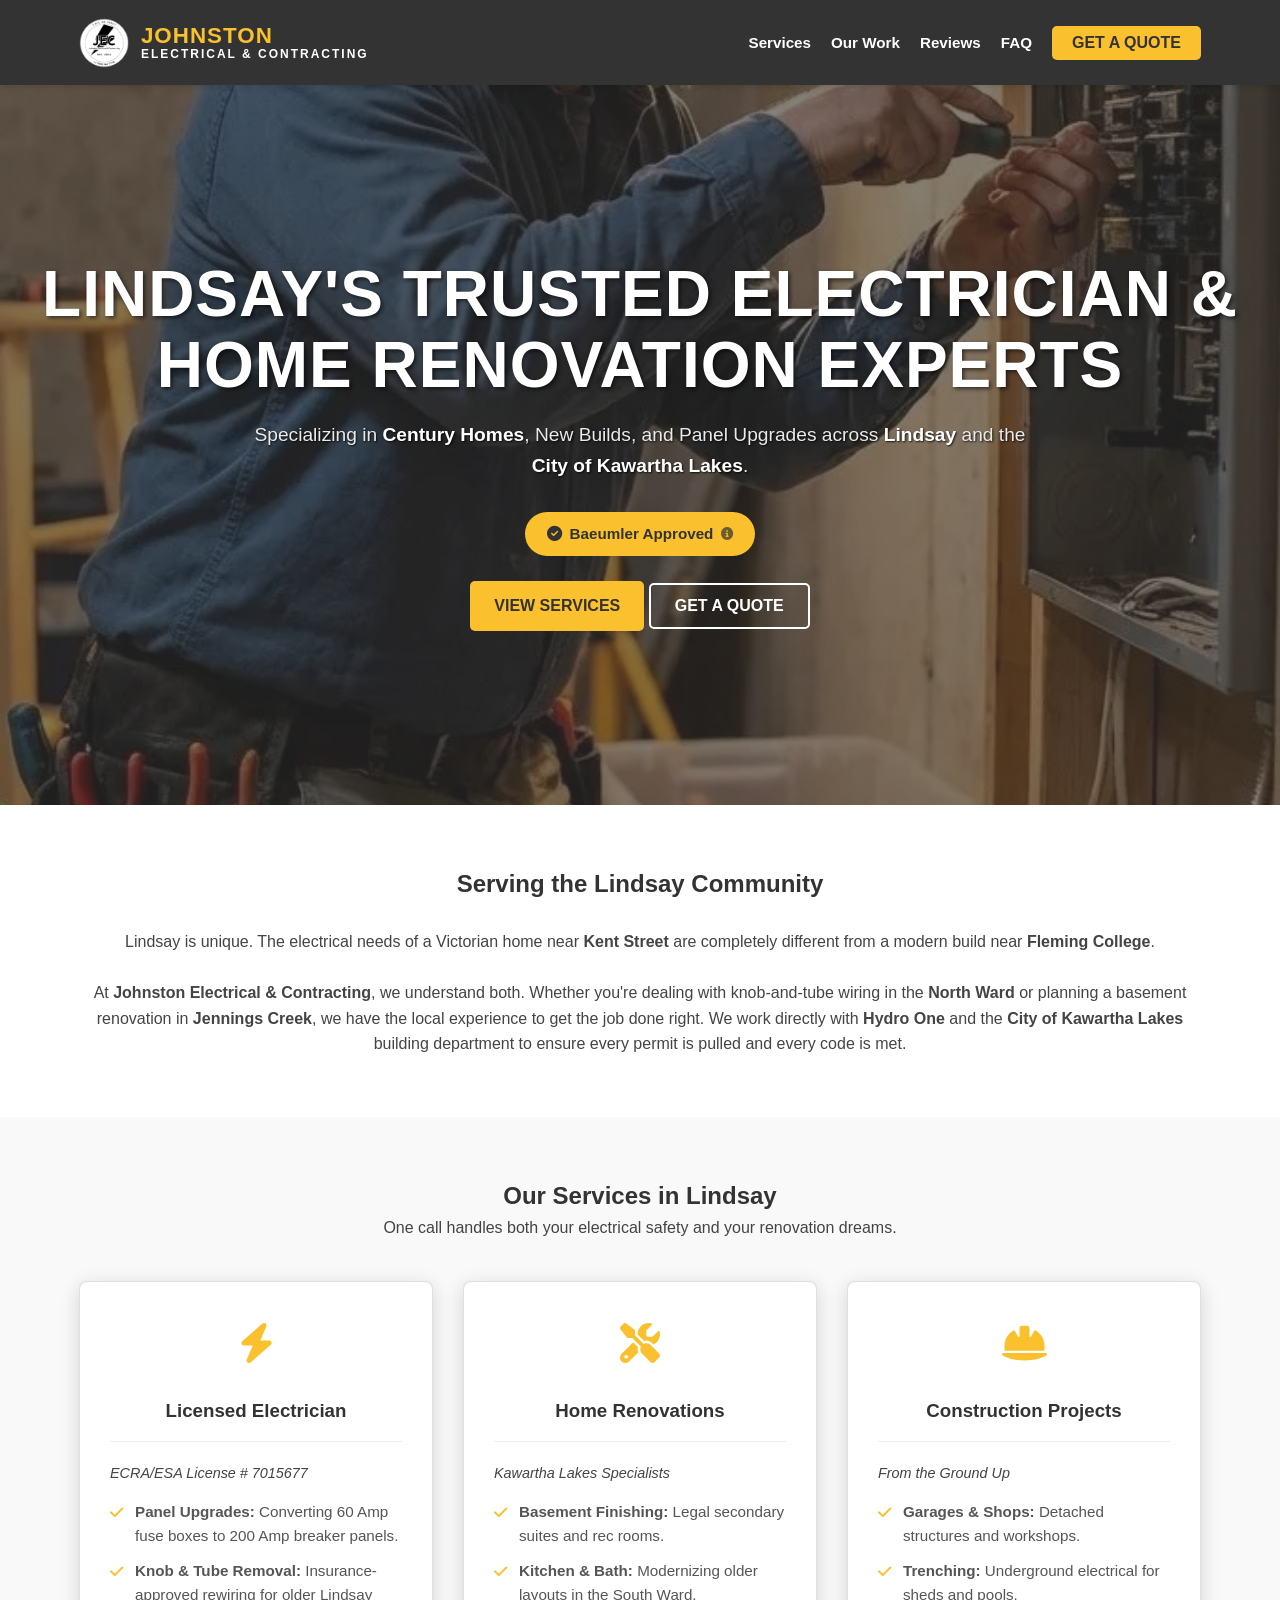
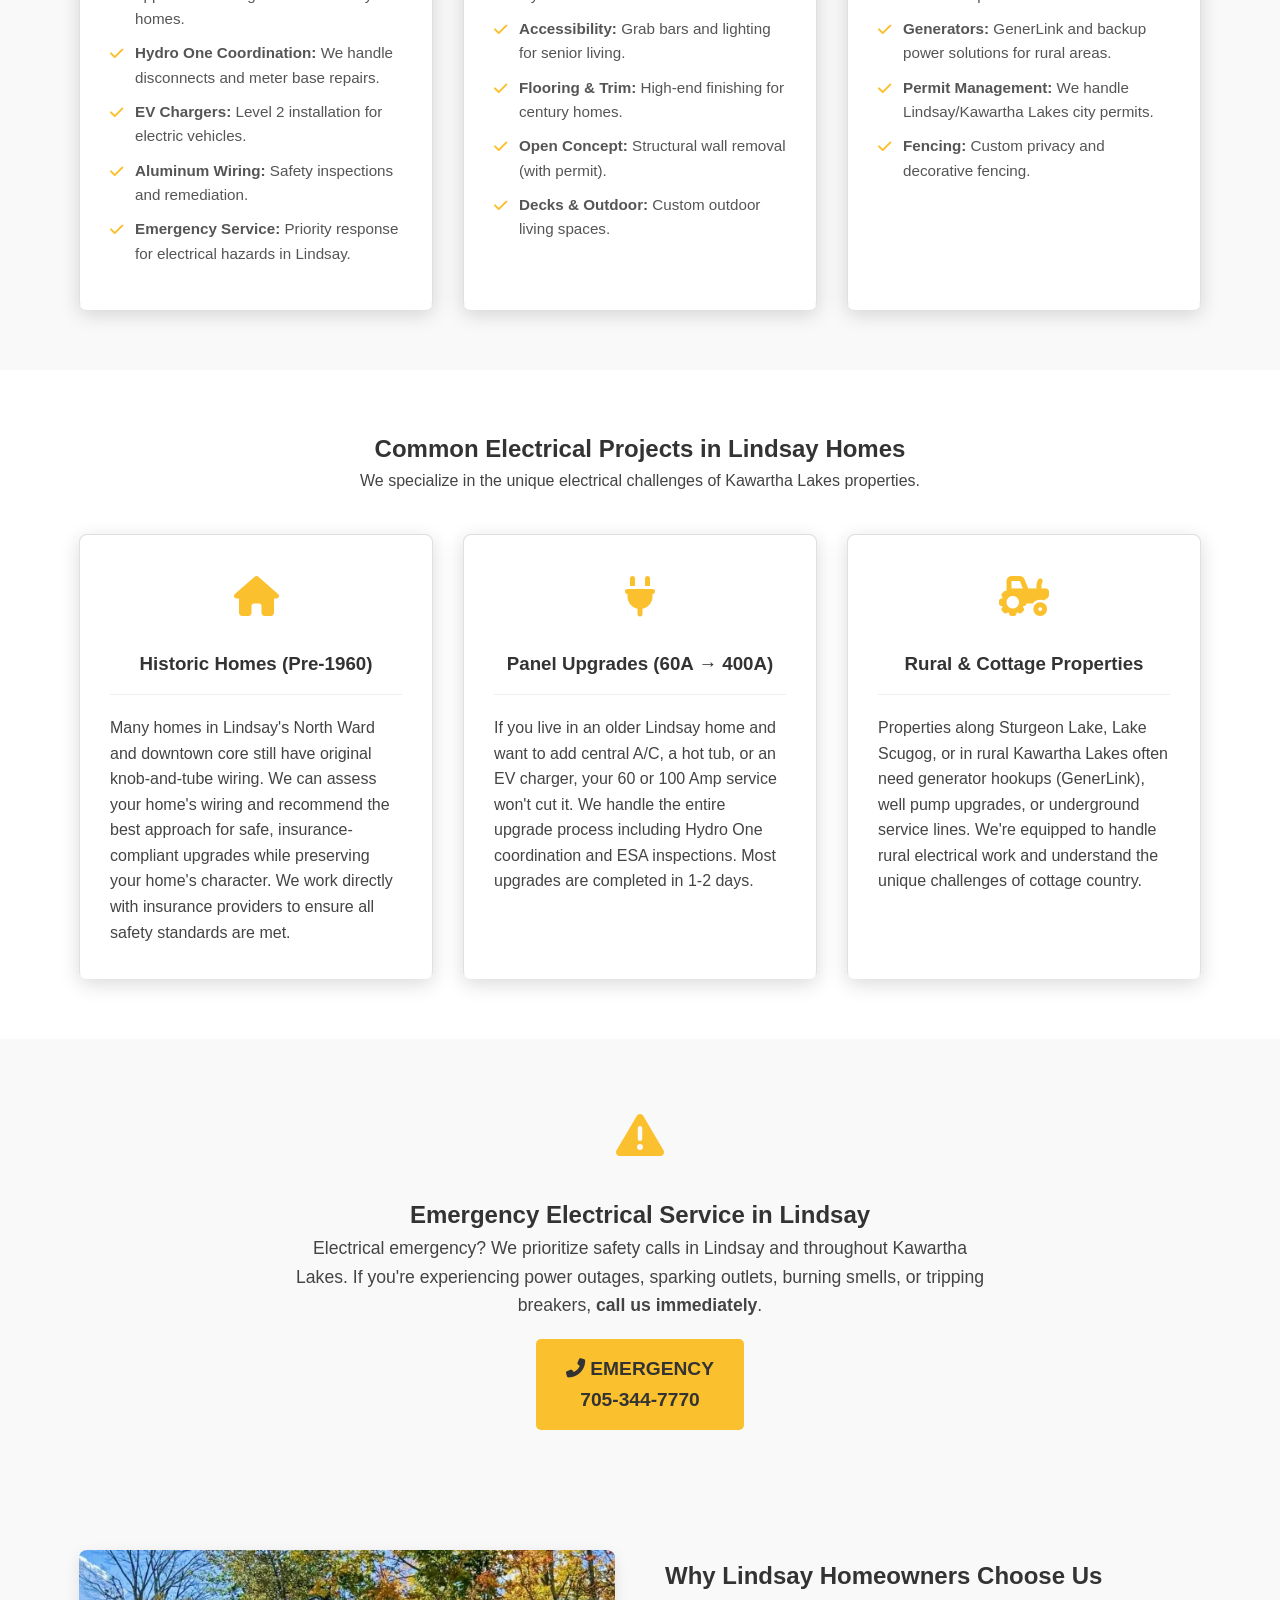
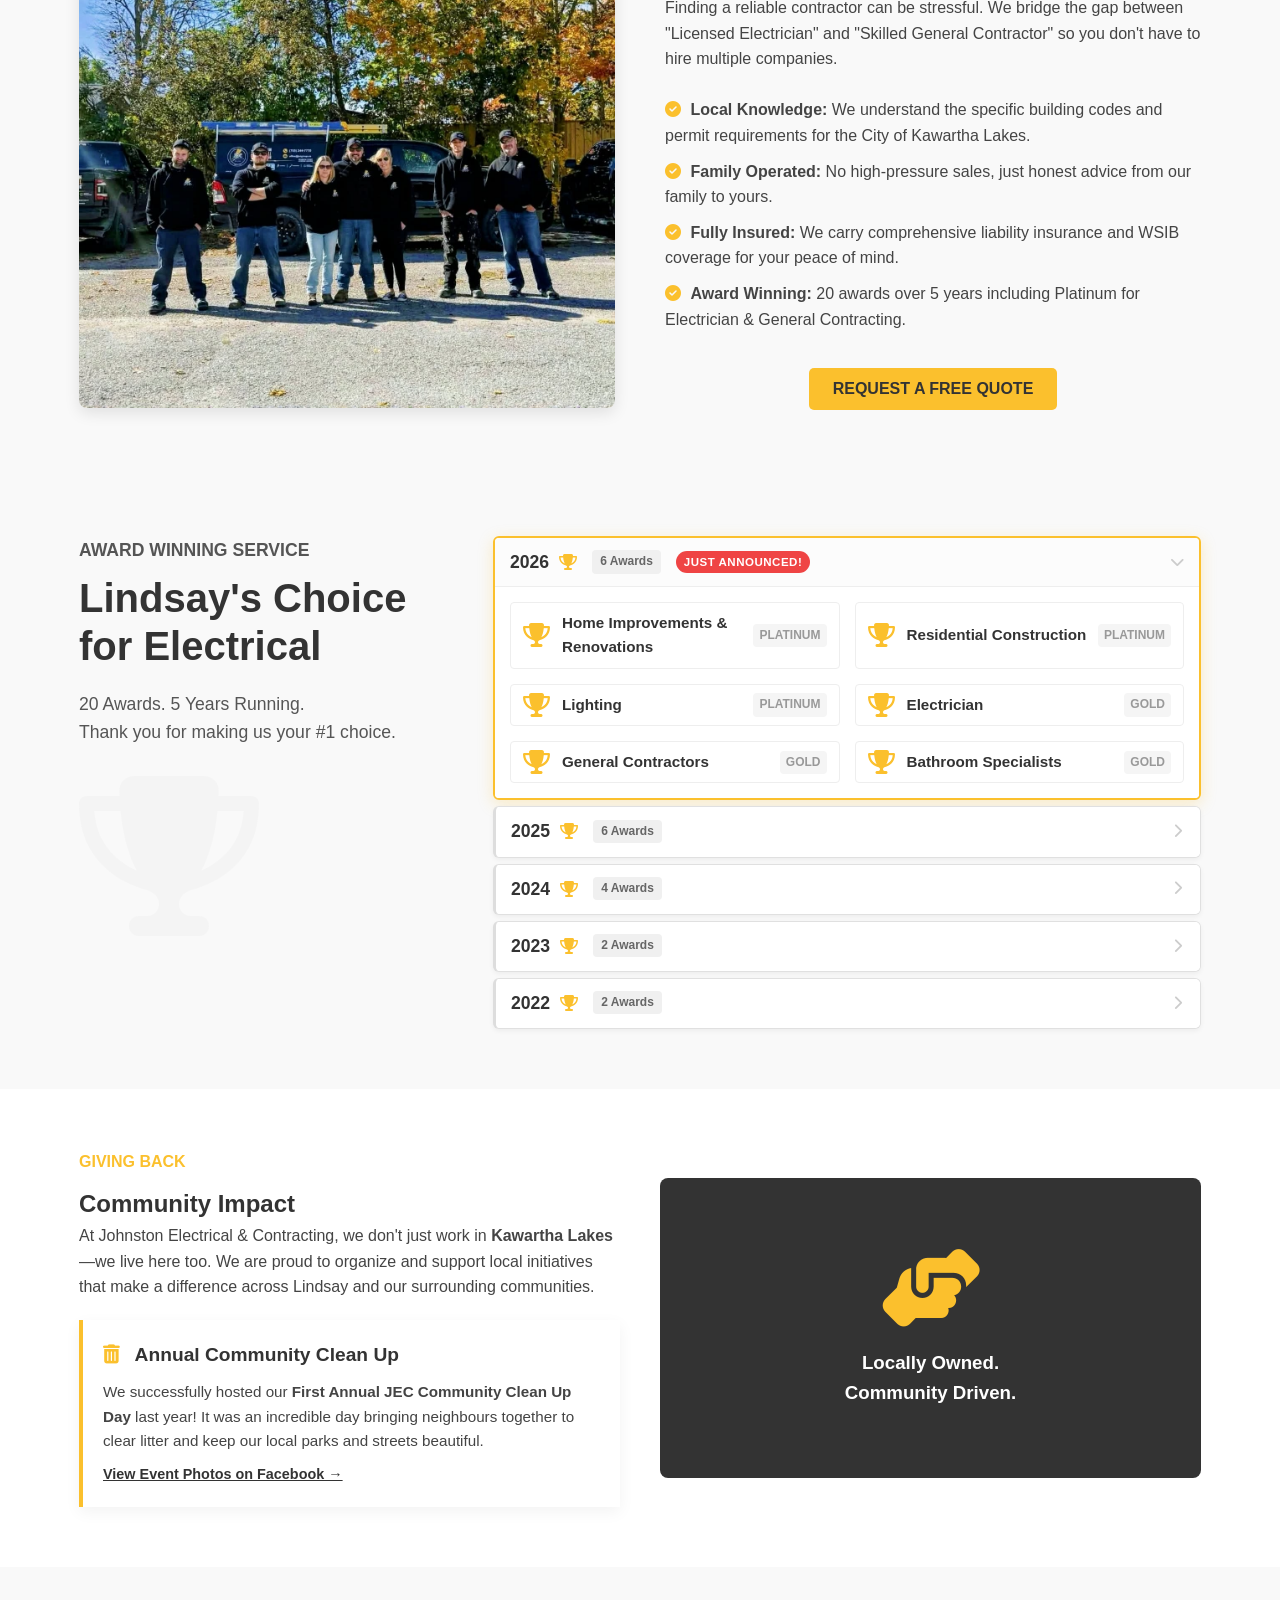
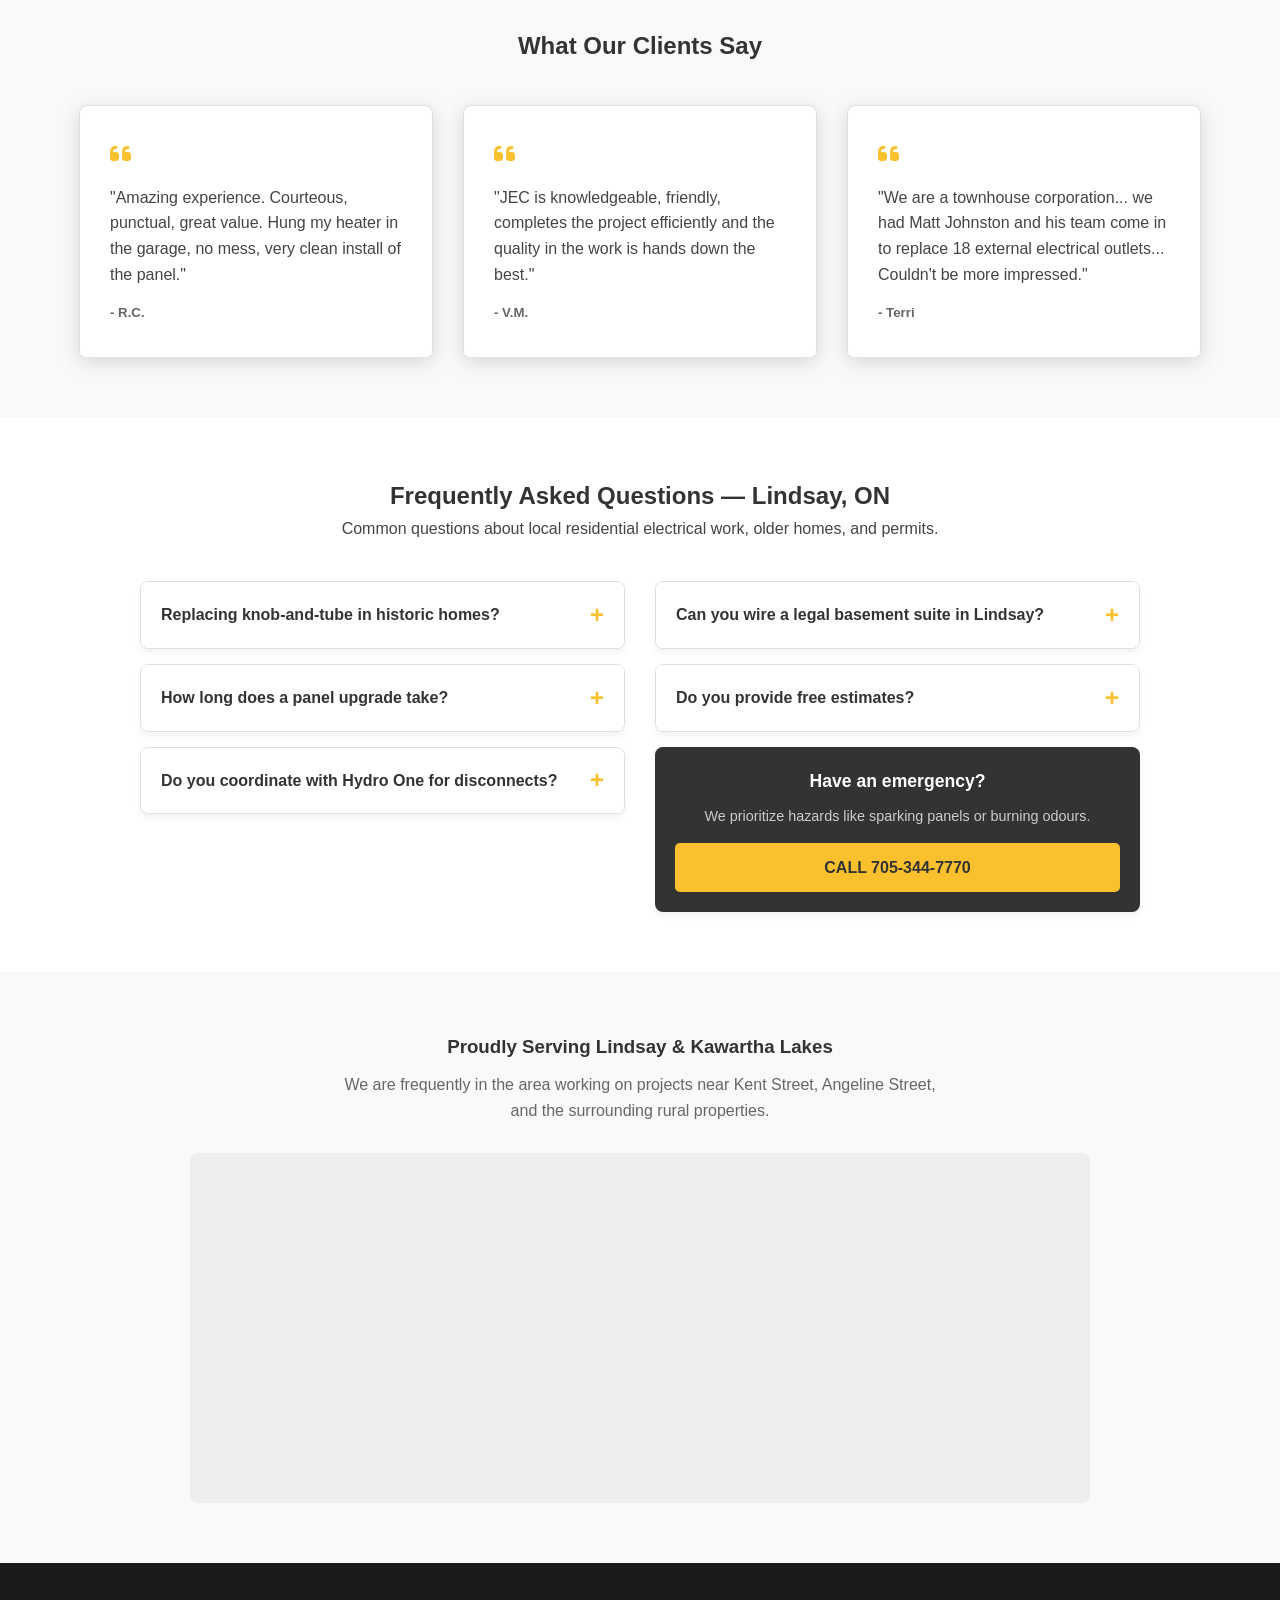
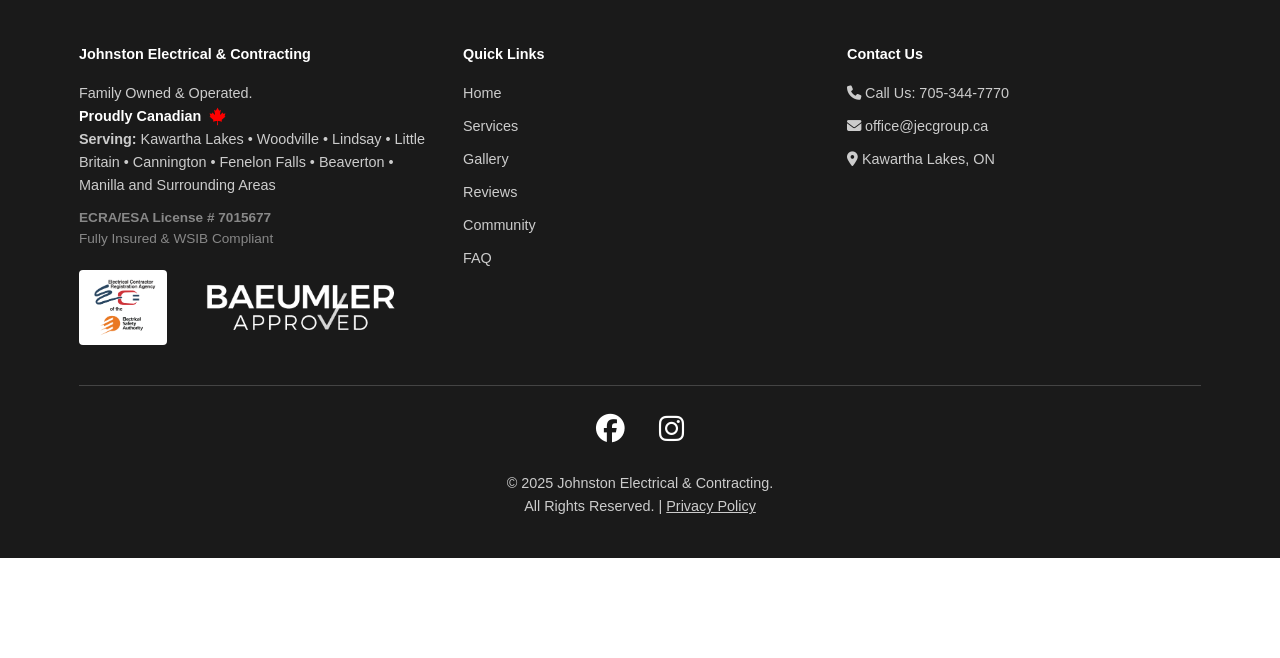
<file: lindsay-electrician.html>
<!DOCTYPE html>
<html lang="en">
<head>
    <meta charset="UTF-8">
    <meta name="viewport" content="width=device-width, initial-scale=1.0, viewport-fit=cover">
    
    <meta http-equiv="Content-Security-Policy" content="default-src 'self'; script-src 'self' 'unsafe-inline' cdnjs.cloudflare.com https://challenges.cloudflare.com https://static.cloudflareinsights.com; style-src 'self' 'unsafe-inline' fonts.googleapis.com cdnjs.cloudflare.com; font-src 'self' fonts.gstatic.com cdnjs.cloudflare.com; img-src 'self' data: https:; connect-src 'self' https://cloudflareinsights.com; frame-src 'self' https://challenges.cloudflare.com https://*.google.com https://*.googleusercontent.com; base-uri 'self';">
    <meta http-equiv="X-Content-Type-Options" content="nosniff">
    <meta name="referrer" content="strict-origin-when-cross-origin">

    <title>Award Winning Electrician in Lindsay, ON | Johnston Electrical Contracting</title>
    <meta name="description" content="Licensed electrician serving Lindsay (K9V) and Kawartha Lakes. Award-winning service for panel upgrades, pot lights, and older home rewiring. Call 705-344-7770.">
    <link rel="canonical" href="https://johnstonelectricalcontracting.com/lindsay-electrician.html">
    <meta name="robots" content="index, follow, max-image-preview:large, max-snippet:-1, max-video-preview:-1">
    <meta name="author" content="Johnston Electrical & Contracting">
    
    <meta property="og:type" content="website">
    <meta property="og:url" content="https://johnstonelectricalcontracting.com/lindsay-electrician.html">
    <meta property="og:title" content="Licensed Electrician in Lindsay, ON | Johnston Electrical">
    <meta property="og:description" content="Award-winning electrician serving Lindsay (K9V). Panel upgrades, pot lights, rewiring. Baeumler Approved. Call 705-344-7770.">
    <meta property="og:image" content="https://johnstonelectricalcontracting.com/pai/team2.webp">
    <meta property="og:image:width" content="1200">
    <meta property="og:image:height" content="630">
    <meta property="og:locale" content="en_CA">
    <meta property="og:site_name" content="Johnston Electrical & Contracting">
    
    <meta name="twitter:card" content="summary_large_image">
    <meta name="twitter:title" content="Licensed Electrician in Lindsay, ON | Johnston Electrical">
    <meta name="twitter:description" content="Award-winning electrician serving Lindsay (K9V). Panel upgrades, pot lights, rewiring. Baeumler Approved.">
    <meta name="twitter:image" content="https://johnstonelectricalcontracting.com/pai/team2.webp">
    
    <meta name="geo.region" content="CA-ON">
    <meta name="geo.placename" content="Lindsay">
    <meta name="geo.position" content="44.3569;-78.7405">
    <meta name="ICBM" content="44.3569, -78.7405">
    <meta name="theme-color" content="#333">
    
    <link rel="apple-touch-icon" sizes="180x180" href="pai/favicon/apple-touch-icon.png">
    <link rel="icon" type="image/png" sizes="32x32" href="pai/favicon/favicon-32x32.png">
    <link rel="icon" type="image/png" sizes="16x16" href="pai/favicon/favicon-16x16.png">
    <link rel="manifest" href="pai/favicon/site.webmanifest">
    <link rel="shortcut icon" href="pai/favicon/favicon.ico">

    <link rel="preconnect" href="https://fonts.googleapis.com">
    <link rel="preconnect" href="https://fonts.gstatic.com" crossorigin>
    <link rel="dns-prefetch" href="https://cdnjs.cloudflare.com">
    
    <link rel="preload" href="./style.css" as="style">
    <link rel="preload" href="./components.js" as="script">
    <link rel="preload" href="https://fonts.googleapis.com/css2?family=Montserrat:wght@400;700&family=Open+Sans:wght@400;600&display=swap" as="style">

    <link href="https://fonts.googleapis.com/css2?family=Montserrat:wght@400;700&family=Open+Sans:wght@400;600&display=swap" rel="stylesheet" media="print" onload="this.media='all'">
    <link rel="stylesheet" href="https://cdnjs.cloudflare.com/ajax/libs/font-awesome/6.5.1/css/all.min.css" media="print" onload="this.media='all'">
    
    <noscript>
        <link href="https://fonts.googleapis.com/css2?family=Montserrat:wght@400;700&family=Open+Sans:wght@400;600&display=swap" rel="stylesheet">
        <link rel="stylesheet" href="https://cdnjs.cloudflare.com/ajax/libs/font-awesome/6.5.1/css/all.min.css">
    </noscript>

    <link rel="stylesheet" href="./style.css">

    <script type="application/ld+json">
    {
      "@context": "https://schema.org",
      "@graph": [
        {
          "@type": ["Electrician", "HomeAndConstructionBusiness"],
          "name": "Johnston Electrical & Contracting",
          "@id": "https://johnstonelectricalcontracting.com/#organization",
          "image": "https://johnstonelectricalcontracting.com/pai/logos/logo.webp",
          "telephone": "+1-705-344-7770",
          "email": "office@jecgroup.ca",
          "url": "https://johnstonelectricalcontracting.com/lindsay-electrician.html",
          "priceRange": "$$",
          "address": {
            "@type": "PostalAddress",
            "addressLocality": "Lindsay",
            "addressRegion": "ON",
            "postalCode": "K9V",
            "addressCountry": "CA"
          },
          "geo": {
            "@type": "GeoCoordinates",
            "latitude": "44.3569",
            "longitude": "-78.7405"
          },
          "areaServed": [
            { "@type": "City", "name": "Lindsay" },
            { "@type": "City", "name": "Kawartha Lakes" },
            { "@type": "City", "name": "Little Britain" },
            { "@type": "City", "name": "Woodville" }
          ],
          "hasOfferCatalog": {
            "@type": "OfferCatalog",
            "name": "Electrical & Renovation Services",
            "itemListElement": [
              {
                "@type": "Offer",
                "itemOffered": {
                  "@type": "Service",
                  "name": "Panel Upgrades",
                  "description": "Converting 60 Amp fuse boxes to 100-400 Amp breaker panels"
                }
              },
              {
                "@type": "Offer",
                "itemOffered": {
                  "@type": "Service",
                  "name": "Knob and Tube Removal",
                  "description": "Insurance-approved rewiring for historic Lindsay homes"
                }
              },
              {
                "@type": "Offer",
                "itemOffered": {
                  "@type": "Service",
                  "name": "Home Renovations",
                  "description": "Kitchen, bathroom, and basement renovations"
                }
              }
            ]
          },
          "aggregateRating": {
            "@type": "AggregateRating",
            "ratingValue": "5.0",
            "reviewCount": "20",
            "bestRating": "5"
          },
          "award": "Kawartha's Best Electrician - Platinum"
        }
      ]
    }
    </script>
</head>

<body>
    <header></header>
    
    <section id="home" class="hero">
        <div class="hero-background">
            <picture>
                <source media="(max-width: 768px)" srcset="./pai/hero-mobile.webp">
                <img src="./pai/hero-desktop.webp" 
                     alt="Licensed Electrician serving Lindsay and Kawartha Lakes" 
                     class="hero-img"
                     width="1920" height="1080"
                     fetchpriority="high">
            </picture>
        </div>

        <div class="hero-content">
            <div class="hero-tagline-large">
                Lindsay's Trusted Electrician &<br>Home Renovation Experts
            </div>

            <h1>
                Specializing in <strong>Century Homes</strong>, New Builds, and Panel Upgrades across <strong>Lindsay</strong> and the <strong>City of Kawartha Lakes</strong>.
            </h1>
            
            <div class="baeumler-badge-container" onclick="toggleTooltip(event)" tabindex="0" onkeydown="if(event.key === 'Enter') toggleTooltip(event)" role="button" aria-label="Why choose Baeumler Approved?">
                <span class="baeumler-badge">
                    <i class="fas fa-check-circle"></i> Baeumler Approved <i class="fas fa-info-circle badge-info-icon"></i>
                </span>
                <div class="tooltip-text" id="baeumlerTooltip" role="tooltip">
                    <button class="tooltip-close" onclick="closeTooltip(event)" aria-label="Close tooltip">&times;</button>
                    <strong>Verified Quality.</strong><br>
                    We know Lindsay's housing stock—from the historic red brick homes in the North Ward to the new developments in Jennings Creek.
                </div>
            </div>

            <div class="hero-buttons">
                <a href="#local-services" class="btn btn-primary">View Services</a>
                <button onclick="openModal()" class="btn btn-secondary">Get a Quote</button>
            </div>
        </div>
    </section>

    <section class="section-padding bg-white">
        <div class="container text-center">
            <h2>Serving the Lindsay Community</h2>
            <br>
            <p class="local-intro-text">
                Lindsay is unique. The electrical needs of a Victorian home near <strong>Kent Street</strong> are completely different from a modern build near <strong>Fleming College</strong>. 
                <br><br>
                At <strong>Johnston Electrical & Contracting</strong>, we understand both. Whether you're dealing with knob-and-tube wiring in the <strong>North Ward</strong> or planning a basement renovation in <strong>Jennings Creek</strong>, we have the local experience to get the job done right. We work directly with <strong>Hydro One</strong> and the <strong>City of Kawartha Lakes</strong> building department to ensure every permit is pulled and every code is met.
            </p>
        </div>
    </section>

    <section id="local-services" class="section-padding bg-light">
        <div class="container">
            <div class="text-center section-intro">
                <h2>Our Services in Lindsay</h2>
                <p>One call handles both your electrical safety and your renovation dreams.</p>
            </div>
            
            <div class="services-grid">
                
                <div class="service-card">
                    <div class="service-icon"><i class="fas fa-bolt"></i></div>
                    <h3>Licensed Electrician</h3>
                    <p style="margin-bottom:15px; font-size:0.9rem;"><em>ECRA/ESA License # 7015677</em></p>
                    <ul>
                        <li><strong>Panel Upgrades:</strong> Converting 60 Amp fuse boxes to 200 Amp breaker panels.</li>
                        <li><strong>Knob & Tube Removal:</strong> Insurance-approved rewiring for older Lindsay homes.</li>
                        <li><strong>Hydro One Coordination:</strong> We handle disconnects and meter base repairs.</li>
                        <li><strong>EV Chargers:</strong> Level 2 installation for electric vehicles.</li>
                        <li><strong>Aluminum Wiring:</strong> Safety inspections and remediation.</li>
                        <li><strong>Emergency Service:</strong> Priority response for electrical hazards in Lindsay.</li>
                    </ul>
                </div>

                <div class="service-card">
                    <div class="service-icon"><i class="fas fa-tools"></i></div>
                    <h3>Home Renovations</h3>
                    <p style="margin-bottom:15px; font-size:0.9rem;"><em>Kawartha Lakes Specialists</em></p>
                    <ul>
                        <li><strong>Basement Finishing:</strong> Legal secondary suites and rec rooms.</li>
                        <li><strong>Kitchen & Bath:</strong> Modernizing older layouts in the South Ward.</li>
                        <li><strong>Accessibility:</strong> Grab bars and lighting for senior living.</li>
                        <li><strong>Flooring & Trim:</strong> High-end finishing for century homes.</li>
                        <li><strong>Open Concept:</strong> Structural wall removal (with permit).</li>
                        <li><strong>Decks & Outdoor:</strong> Custom outdoor living spaces.</li>
                    </ul>
                </div>

                <div class="service-card">
                    <div class="service-icon"><i class="fas fa-hard-hat"></i></div>
                    <h3>Construction Projects</h3>
                    <p style="margin-bottom:15px; font-size:0.9rem;"><em>From the Ground Up</em></p>
                    <ul>
                        <li><strong>Garages & Shops:</strong> Detached structures and workshops.</li>
                        <li><strong>Trenching:</strong> Underground electrical for sheds and pools.</li>
                        <li><strong>Generators:</strong> GenerLink and backup power solutions for rural areas.</li>
                        <li><strong>Permit Management:</strong> We handle Lindsay/Kawartha Lakes city permits.</li>
                        <li><strong>Fencing:</strong> Custom privacy and decorative fencing.</li>
                    </ul>
                </div>

            </div>
        </div>
    </section>

    <section class="section-padding bg-white">
        <div class="container">
            <div class="text-center section-intro">
                <h2>Common Electrical Projects in Lindsay Homes</h2>
                <p>We specialize in the unique electrical challenges of Kawartha Lakes properties.</p>
            </div>
            
            <div class="services-grid">
                <div class="service-card">
                    <div class="service-icon"><i class="fas fa-home"></i></div>
                    <h3>Historic Homes (Pre-1960)</h3>
                    <p>Many homes in Lindsay's North Ward and downtown core still have original knob-and-tube wiring. We can assess your home's wiring and recommend the best approach for safe, insurance-compliant upgrades while preserving your home's character. We work directly with insurance providers to ensure all safety standards are met.</p>
                </div>
                
                <div class="service-card">
                    <div class="service-icon"><i class="fas fa-plug"></i></div>
                    <h3>Panel Upgrades (60A &rarr; 400A)</h3>
                    <p>If you live in an older Lindsay home and want to add central A/C, a hot tub, or an EV charger, your 60 or 100 Amp service won't cut it. We handle the entire upgrade process including Hydro One coordination and ESA inspections. Most upgrades are completed in 1-2 days.</p>
                </div>
                
                <div class="service-card">
                    <div class="service-icon"><i class="fas fa-tractor"></i></div>
                    <h3>Rural & Cottage Properties</h3>
                    <p>Properties along Sturgeon Lake, Lake Scugog, or in rural Kawartha Lakes often need generator hookups (GenerLink), well pump upgrades, or underground service lines. We're equipped to handle rural electrical work and understand the unique challenges of cottage country.</p>
                </div>
            </div>
        </div>
    </section>

    <section class="section-padding bg-light text-center">
        <div class="container">
            <div class="service-icon" style="font-size:3rem; color:var(--primary-color); margin-bottom:20px;">
                <i class="fas fa-exclamation-triangle"></i>
            </div>
            <h2>Emergency Electrical Service in Lindsay</h2>
            <p style="max-width:700px; margin:0 auto 20px; font-size:1.1rem;">
                Electrical emergency? We prioritize safety calls in Lindsay and throughout Kawartha Lakes. If you're experiencing power outages, sparking outlets, burning smells, or tripping breakers, <strong>call us immediately</strong>.
            </p>
            <a href="tel:7053447770" class="btn btn-primary" style="font-size:1.2rem; padding:15px 30px;">
                <i class="fas fa-phone-alt"></i> Emergency<br>705-344-7770
            </a>
        </div>
    </section>

    <section class="section-padding trust-section">
        <div class="container trust-grid">
            <div class="trust-img">
                <img src="./pai/team2.webp" alt="Matt and Caitlin Johnston, owners of Johnston Electrical serving Lindsay Ontario" loading="lazy" width="600" height="400">
            </div>
            <div class="trust-content">
                <h2>Why Lindsay Homeowners Choose Us</h2>
                <p>Finding a reliable contractor can be stressful. We bridge the gap between "Licensed Electrician" and "Skilled General Contractor" so you don't have to hire multiple companies.</p>
                <br>
                <ul class="trust-list">
                    <li><i class="fas fa-check-circle"></i> <strong>Local Knowledge:</strong> We understand the specific building codes and permit requirements for the City of Kawartha Lakes.</li>
                    <li><i class="fas fa-check-circle"></i> <strong>Family Operated:</strong> No high-pressure sales, just honest advice from our family to yours.</li>
                    <li><i class="fas fa-check-circle"></i> <strong>Fully Insured:</strong> We carry comprehensive liability insurance and WSIB coverage for your peace of mind.</li>
                    <li><i class="fas fa-check-circle"></i> <strong>Award Winning:</strong> 20 awards over 5 years including Platinum for Electrician & General Contracting.</li>
                </ul>
                <br>
                <div class="text-center">
                    <button onclick="openModal()" class="btn btn-primary">Request a Free Quote</button>
                </div>
            </div>
        </div>
    </section>

    <section id="awards" class="section-padding bg-light">
        <div class="container">
            <div class="awards-split-layout">
                <div class="awards-intro-side">
                    <p class="community-subtitle">Award Winning Service</p>
                    <h2>Lindsay's Choice for Electrical</h2>
                    <p>20 Awards. 5 Years Running.<br>Thank you for making us your #1 choice.</p>
                    <i class="fas fa-trophy intro-big-icon"></i>
                </div>
                <div class="awards-grid-badges">
                    
                    <div class="badge-card" style="border: 2px solid var(--primary-color); box-shadow: 0 4px 15px rgba(251, 192, 45, 0.25);">
                        <div class="badge-header" onclick="toggleAward(this)">
                            <div class="header-content">
                                <span>2026</span> 
                                <i class="fas fa-trophy header-trophy"></i>
                                <span class="award-count">6 Awards</span>
                                <span style="background: #ef4444; color: #fff; font-size: 0.72rem; font-weight: 700; padding: 2px 8px; border-radius: 12px; margin-left: 5px; text-transform: uppercase; letter-spacing: 0.5px;">Just Announced!</span>
                            </div>
                            <i class="fas fa-chevron-down toggle-icon"></i>
                        </div>
                        <div class="badge-container">
                            <div class="award-list-item"><i class="fas fa-trophy"></i><div class="award-details"><span class="award-cat">Home Improvements & Renovations</span><span class="award-rank">PLATINUM</span></div></div>
                            <div class="award-list-item"><i class="fas fa-trophy"></i><div class="award-details"><span class="award-cat">Residential Construction</span><span class="award-rank">PLATINUM</span></div></div>
                            <div class="award-list-item"><i class="fas fa-trophy"></i><div class="award-details"><span class="award-cat">Lighting</span><span class="award-rank">PLATINUM</span></div></div>
                            <div class="award-list-item"><i class="fas fa-trophy"></i><div class="award-details"><span class="award-cat">Electrician</span><span class="award-rank">GOLD</span></div></div>
                            <div class="award-list-item"><i class="fas fa-trophy"></i><div class="award-details"><span class="award-cat">General Contractors</span><span class="award-rank">GOLD</span></div></div>
                            <div class="award-list-item"><i class="fas fa-trophy"></i><div class="award-details"><span class="award-cat">Bathroom Specialists</span><span class="award-rank">GOLD</span></div></div>
                        </div>
                    </div>

                    <div class="badge-card closed-year">
                        <div class="badge-header" onclick="toggleAward(this)">
                            <div class="header-content">
                                <span>2025</span> 
                                <i class="fas fa-trophy header-trophy"></i>
                                <span class="award-count">6 Awards</span>
                            </div>
                            <i class="fas fa-chevron-down toggle-icon"></i>
                        </div>
                        <div class="badge-container">
                            <div class="award-list-item"><i class="fas fa-trophy"></i><div class="award-details"><span class="award-cat">Electrician</span><span class="award-rank">PLATINUM</span></div></div>
                            <div class="award-list-item"><i class="fas fa-trophy"></i><div class="award-details"><span class="award-cat">Lighting</span><span class="award-rank">PLATINUM</span></div></div>
                            <div class="award-list-item"><i class="fas fa-trophy"></i><div class="award-details"><span class="award-cat">Residential Const.</span><span class="award-rank">PLATINUM</span></div></div>
                            <div class="award-list-item"><i class="fas fa-trophy"></i><div class="award-details"><span class="award-cat">General Contractor</span><span class="award-rank">GOLD</span></div></div>
                            <div class="award-list-item"><i class="fas fa-trophy"></i><div class="award-details"><span class="award-cat">Home Reno</span><span class="award-rank">GOLD</span></div></div>
                            <div class="award-list-item"><i class="fas fa-trophy"></i><div class="award-details"><span class="award-cat">Bathroom Specialist</span><span class="award-rank">GOLD</span></div></div>
                        </div>
                    </div>

                    <div class="badge-card closed-year">
                        <div class="badge-header" onclick="toggleAward(this)">
                            <div class="header-content">
                                <span>2024</span> 
                                <i class="fas fa-trophy header-trophy"></i>
                                <span class="award-count">4 Awards</span>
                            </div>
                            <i class="fas fa-chevron-down toggle-icon"></i>
                        </div>
                        <div class="badge-container">
                            <div class="award-list-item"><i class="fas fa-trophy"></i><div class="award-details"><span class="award-cat">General Contractor</span><span class="award-rank">PLATINUM</span></div></div>
                            <div class="award-list-item"><i class="fas fa-trophy"></i><div class="award-details"><span class="award-cat">Lighting</span><span class="award-rank">PLATINUM</span></div></div>
                            <div class="award-list-item"><i class="fas fa-trophy"></i><div class="award-details"><span class="award-cat">Home Reno</span><span class="award-rank">GOLD</span></div></div>
                            <div class="award-list-item"><i class="fas fa-trophy"></i><div class="award-details"><span class="award-cat">Electrician</span><span class="award-rank">SILVER</span></div></div>
                        </div>
                    </div>

                    <div class="badge-card closed-year">
                        <div class="badge-header" onclick="toggleAward(this)">
                            <div class="header-content">
                                <span>2023</span> 
                                <i class="fas fa-trophy header-trophy"></i>
                                <span class="award-count">2 Awards</span>
                            </div>
                            <i class="fas fa-chevron-down toggle-icon"></i>
                        </div>
                        <div class="badge-container">
                            <div class="award-list-item"><i class="fas fa-trophy"></i><div class="award-details"><span class="award-cat">Electrician</span><span class="award-rank">PLATINUM</span></div></div>
                            <div class="award-list-item"><i class="fas fa-trophy"></i><div class="award-details"><span class="award-cat">Lighting</span><span class="award-rank">PLATINUM</span></div></div>
                        </div>
                    </div>

                    <div class="badge-card closed-year">
                        <div class="badge-header" onclick="toggleAward(this)">
                            <div class="header-content">
                                <span>2022</span> 
                                <i class="fas fa-trophy header-trophy"></i>
                                <span class="award-count">2 Awards</span>
                            </div>
                            <i class="fas fa-chevron-down toggle-icon"></i>
                        </div>
                        <div class="badge-container">
                            <div class="award-list-item"><i class="fas fa-trophy"></i><div class="award-details"><span class="award-cat">Electrician</span><span class="award-rank">PLATINUM</span></div></div>
                            <div class="award-list-item"><i class="fas fa-trophy"></i><div class="award-details"><span class="award-cat">Lighting</span><span class="award-rank">PLATINUM</span></div></div>
                        </div>
                    </div>

                </div> 
            </div> 
        </div>
    </section>

    <section id="community" class="section-padding bg-white">
        <div class="container">
            <div class="community-row">
                <div class="col-flex community-text">
                    <p class="community-subtitle">Giving Back</p>
                    <h2>Community Impact</h2>
                    <p>At Johnston Electrical & Contracting, we don't just work in <strong>Kawartha Lakes</strong>—we live here too. We are proud to organize and support local initiatives that make a difference across Lindsay and our surrounding communities.</p>
                    
                    <div class="community-highlight highlight-box">
                        <h3 class="highlight-title"> 
                            <i class="fas fa-trash-alt highlight-icon"></i> Annual Community Clean Up
                        </h3>
                        <p class="highlight-text">We successfully hosted our <strong>First Annual JEC Community Clean Up Day</strong> last year! It was an incredible day bringing neighbours together to clear litter and keep our local parks and streets beautiful.</p>
                        <a href="https://www.facebook.com/share/p/1DF4X1BHmC/" target="_blank" rel="noopener noreferrer" class="highlight-link">View Event Photos on Facebook &rarr;</a>
                    </div>
                </div>

                <div class="col-flex text-center">
                    <div class="community-card">
                        <i class="fas fa-hands-helping community-icon"></i>
                        <h3 class="text-white">Locally Owned.<br>Community Driven.</h3>
                    </div>
                </div>
            </div>
        </div>
    </section>

    <section id="reviews" class="section-padding bg-light">
        <div class="container text-center">
            <h2>What Our Clients Say</h2>
            <p class="mobile-swipe-text">(Swipe to see more)</p>
            <div class="services-grid reviews-wrapper">
                <div class="service-card">
                    <div class="quote-icon"><i class="fas fa-quote-left"></i></div>
                    <p>"Amazing experience. Courteous, punctual, great value. Hung my heater in the garage, no mess, very clean install of the panel."</p>
                    <h5 class="review-author">- R.C.</h5>
                </div>
                <div class="service-card">
                    <div class="quote-icon"><i class="fas fa-quote-left"></i></div>
                    <p>"JEC is knowledgeable, friendly, completes the project efficiently and the quality in the work is hands down the best."</p>
                    <h5 class="review-author">- V.M.</h5>
                </div>
               <div class="service-card">
                    <div class="quote-icon"><i class="fas fa-quote-left"></i></div>
                    <p>"We are a townhouse corporation... we had Matt Johnston and his team come in to replace 18 external electrical outlets... Couldn't be more impressed."</p>
                    <h5 class="review-author">- Terri</h5>
                </div>
            </div>
        </div>
    </section>
    
    <section id="faq" class="section-padding bg-white">
        <div class="container">
            <div class="text-center section-intro">
                <h2>Frequently Asked Questions — Lindsay, ON</h2>
                <p>Common questions about local residential electrical work, older homes, and permits.</p>
            </div>

            <div class="faq-wrapper">
                
                <div class="faq-column">
                    <div class="faq-item">
                        <details>
                            <summary>Replacing knob-and-tube in historic homes?</summary>
                            <div class="faq-answer">
                                Many pre-1960 homes in Lindsay's North Ward still feature active knob-and-tube. We systematically replace old branch wiring with modern Romex cabling, working fishing lines behind lath and plaster to keep wall damage to an absolute minimum while satisfying insurance criteria.
                            </div>
                        </details>
                    </div>

                    <div class="faq-item">
                        <details>
                            <summary>How long does a panel upgrade take?</summary>
                            <div class="faq-answer">
                                A standard upgrade from 60 or 100 Amp to 200 or 400 Amp is typically completed within a single day. Power is usually shut off in the morning during Hydro One disconnection and restored the same afternoon following our rough-in and ESA inspection.
                            </div>
                        </details>
                    </div>

                    <div class="faq-item">
                        <details>
                            <summary>Do you coordinate with Hydro One for disconnects?</summary>
                            <div class="faq-answer">
                                Yes. We handle the entire service layout process with Hydro One—from booking the service disconnect and reconnect to scheduling the ESA inspector on site. You don't have to navigate utility paperwork yourself.
                            </div>
                        </details>
                    </div>
                </div> 

                <div class="faq-column">
                    <div class="faq-item">
                        <details>
                            <summary>Can you wire a legal basement suite in Lindsay?</summary>
                            <div class="faq-answer">
                                Yes. We wire legal basement suites and accessory dwelling units (ADUs) to meet both City of Kawartha Lakes zoning and Ontario Electrical Safety Code specifications, including subpanel additions, dedicated appliance circuits, and interconnected smoke/CO detectors.
                            </div>
                        </details>
                    </div>

                    <div class="faq-item">
                        <details>
                            <summary>Do you provide free estimates?</summary>
                            <div class="faq-answer">
                                Yes! We provide transparent, detailed quotes for all projects. Simply click the "Get a Quote" button or give us a call to discuss your needs and schedule a site visit right here in town.
                            </div>
                        </details>
                    </div>

                    <div class="faq-item faq-cta">
                        <div class="faq-cta-content">
                            <h3 class="faq-cta-title">Have an emergency?</h3>
                            <p class="faq-cta-text">We prioritize hazards like sparking panels or burning odours.</p>
                            <a href="tel:7053447770" class="btn btn-primary btn-full" style="display: block; text-decoration: none;">Call 705-344-7770</a>
                        </div>
                    </div>
                </div>

            </div>
        </div>
    </section>

    <section class="section-padding bg-light text-center">
        <div class="container">
            <h3>Proudly Serving Lindsay & Kawartha Lakes</h3>
            <p style="max-width:600px; margin: 10px auto 30px auto; color:#666;">
                We are frequently in the area working on projects near Kent Street, Angeline Street, and the surrounding rural properties.
            </p>
            <div class="map-container" style="max-width: 900px; margin: 0 auto; border-radius: 8px; overflow: hidden; height: 350px;">
                <iframe 
                    src="https://www.google.com/maps/embed?pb=!1m18!1m12!1m3!1d45468.799757962085!2d-78.78401311090623!3d44.354832506842065!2m3!1f0!2f0!3f0!3m2!1i1024!2i768!4f13.1!3m3!1m2!1s0x89d5607e4d89617d%3A0xc3b44e78f7318c4d!2sLindsay%2C%20ON!5e0!3m2!1sen!2sca!4v1708451234567!5m2!1sen!2sca" 
                    width="100%" height="100%" style="border:0;" allowfullscreen="" loading="lazy" referrerpolicy="no-referrer-when-downgrade" title="Map of Lindsay Ontario Service Area">
                </iframe>
            </div>
        </div>
    </section>

    <footer id="contact"></footer>

    <div class="mobile-sticky-cta">
        <a href="tel:7053447770" class="cta-call">
            <i class="fas fa-phone-alt"></i> Call Now
        </a>
        <a href="#" onclick="openModal(); return false;" class="cta-quote">
            <i class="fas fa-envelope"></i> Get Quote
        </a>
    </div>

    <div id="contactModal" class="modal-overlay">
        <div class="modal-content">
            <button class="close-modal" aria-label="Close modal">&times;</button>
            <h2 class="modal-title">Request a Quote in Lindsay</h2>
            <p class="modal-subtitle">Tell us about your electrical or renovation project.</p>
            
            <form id="contactForm" novalidate>
                <div class="form-row">
                    <div class="form-group">
                        <label for="name">Name*</label>
                        <input type="text" id="name" name="name" required minlength="2" maxlength="100" placeholder="Your Name" autocomplete="name">
                        <span class="error-message" id="name-error"></span>
                        <span class="success-indicator"><i class="fas fa-check-circle"></i></span>
                    </div>
                    <div class="form-group">
                        <label for="phone">Phone*</label>
                        <input type="tel" id="phone" name="phone" required pattern="(?:\+?1[-. ]?)?\(?[2-9][0-9]{2}\)?[-. ]?[0-9]{3}[-. ]?[0-9]{4}" placeholder="705-XXX-XXXX">
                        <span class="error-message" id="phone-error"></span>
                        <span class="success-indicator"><i class="fas fa-check-circle"></i></span>
                    </div>
                </div>

                <div class="form-group">
                    <label for="email">Email Address*</label>
                    <input type="email" id="email" name="email" placeholder="name@example.com" required maxlength="100" autocomplete="email">
                    <span class="error-message" id="email-error"></span>
                    <span class="success-indicator"><i class="fas fa-check-circle"></i></span>
                </div>

                <div class="form-row">
                    <div class="form-group">
                        <label for="location">City*</label>
                        <input type="text" id="location" name="location" placeholder="e.g. Lindsay" required maxlength="50" autocomplete="address-level2">
                        <span class="error-message" id="location-error"></span>
                        <span class="success-indicator"><i class="fas fa-check-circle"></i></span>
                    </div>
                    <div class="form-group">
                        <label for="service">Service*</label>
                        <select id="service" name="service" required>
                            <option value="">Select a service</option>
                            <option value="Electrical">Electrical</option>
                            <option value="Contracting">General Contracting</option>
                            <option value="Construction">Construction</option>
                            <option value="Other">Other</option>
                        </select>
                        <span class="error-message" id="service-error"></span>
                        <span class="success-indicator"><i class="fas fa-check-circle"></i></span>
                    </div>
                </div>

                <div class="form-group">
                    <label for="attachment" class="file-label">
                        Upload Photo <span class="optional-text">(Optional)</span>
                    </label>
                    <input type="file" id="attachment" name="attachment" accept="image/png, image/jpeg, image/webp, image/jpg">
                    <small id="file-help" class="form-help-text">Max 5MB. Formats: JPG, PNG, WebP</small>
                    <span class="error-message" id="file-error"></span>
                </div>

                <div class="form-group">
                    <label for="message">Message*</label>
                    <textarea id="message" name="message" required minlength="10" maxlength="1000" rows="3" placeholder="Describe your project..."></textarea>
                    <div class="textarea-footer">
                        <span class="error-message" id="message-error"></span>
                        <span class="character-counter" id="message-counter">0/1000</span>
                    </div>
                </div>

                <div class="cf-turnstile" data-sitekey="0x4AAAAAAD3P3lCkucCia6ef" data-appearance="interaction-only"></div>
                <div id="form-status" style="margin-bottom: 15px; text-align: center; font-weight: bold; font-size: 0.9rem;"></div>

                <button type="submit" class="btn btn-primary btn-full" id="submitBtn">
                    <span class="btn-text">Send Request</span>
                    <span class="btn-loader" style="display: none;">
                        <i class="fas fa-spinner fa-spin"></i> Sending...
                    </span>
                </button>
            </form>
        </div>
    </div>
    
    <div id="lightboxModal" class="modal-overlay" onclick="closeLightbox(event)">
        <span class="close-modal" onclick="closeLightbox(event)">&times;</span>
        <img class="lightbox-content" id="lightboxImage" alt="Expanded project view">
    </div>

    <script src="https://challenges.cloudflare.com/turnstile/v0/api.js" async defer></script>
    <script src="./components.js"></script>
</body>
</html>
</file>
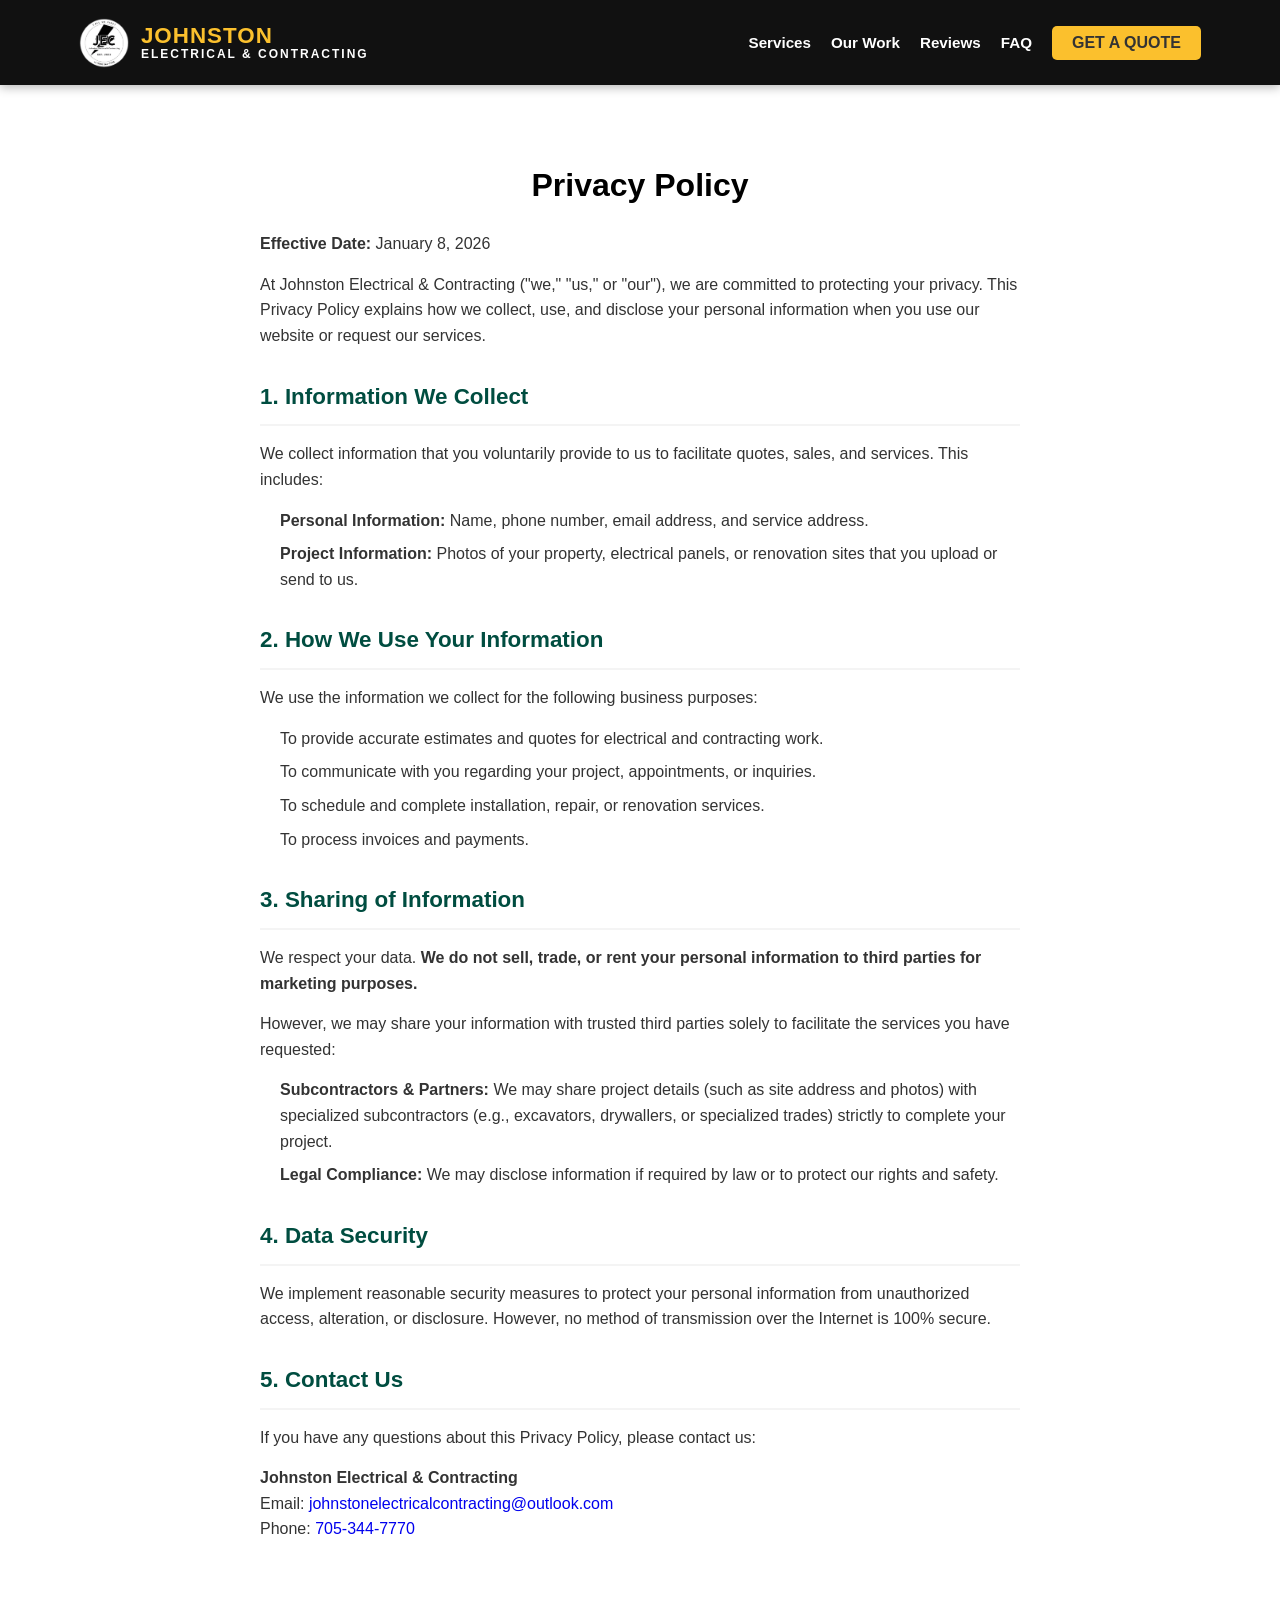
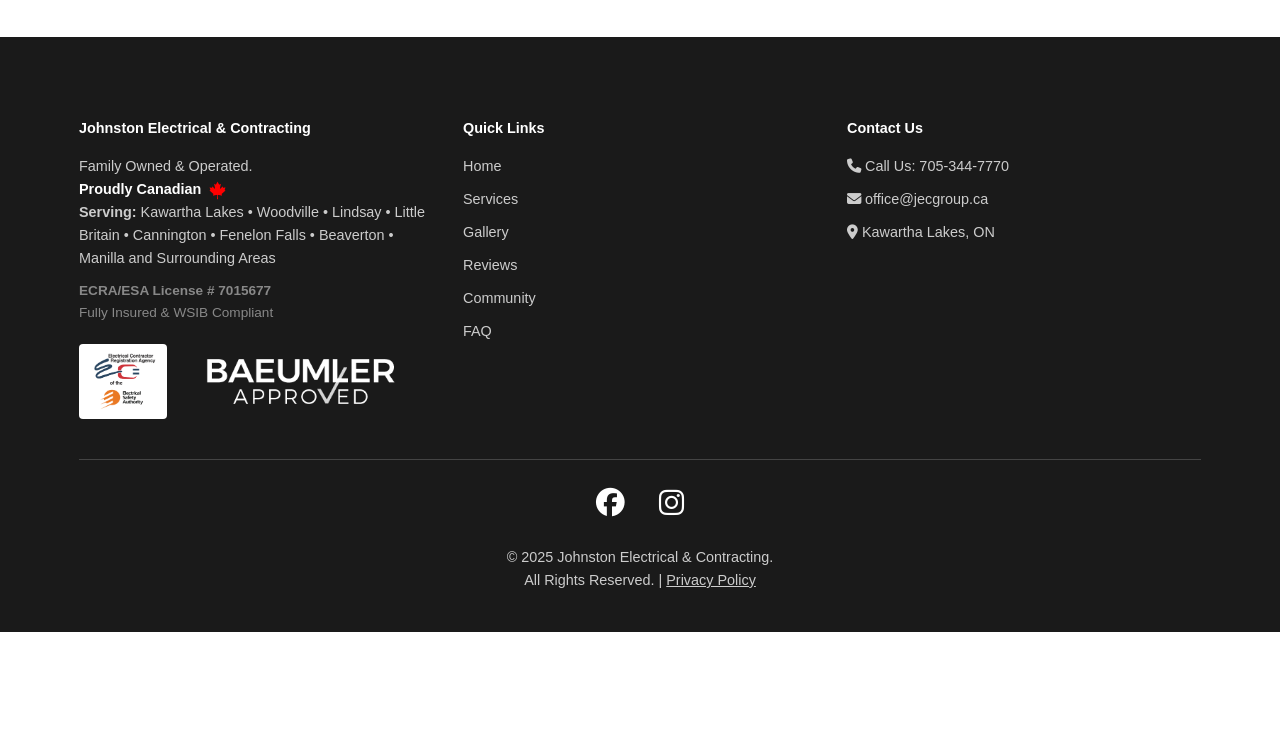
<file: privacy-policy.html>
<!DOCTYPE html>
<html lang="en">
<head>
    <meta charset="UTF-8">
    <meta name="viewport" content="width=device-width, initial-scale=1.0">
    <title>Privacy Policy | Johnston Electrical & Contracting</title>
    <meta name="description" content="Privacy Policy for Johnston Electrical & Contracting. How we collect, use, and protect your data.">
    
    <link rel="stylesheet" href="style.css">
    
    <link rel="stylesheet" href="https://cdnjs.cloudflare.com/ajax/libs/font-awesome/6.5.1/css/all.min.css">
    
    <link rel="icon" type="image/webp" href="pai/logos/logo.webp">
</head>
<body>

    <header class="solid-header"></header>

    <div class="container policy-container">
        <h1>Privacy Policy</h1>
        <p><strong>Effective Date:</strong> January 8, 2026</p>

        <p>At Johnston Electrical & Contracting ("we," "us," or "our"), we are committed to protecting your privacy. This Privacy Policy explains how we collect, use, and disclose your personal information when you use our website or request our services.</p>

        <h2>1. Information We Collect</h2>
        <p>We collect information that you voluntarily provide to us to facilitate quotes, sales, and services. This includes:</p>
        <ul>
            <li><strong>Personal Information:</strong> Name, phone number, email address, and service address.</li>
            <li><strong>Project Information:</strong> Photos of your property, electrical panels, or renovation sites that you upload or send to us.</li>
        </ul>

        <h2>2. How We Use Your Information</h2>
        <p>We use the information we collect for the following business purposes:</p>
        <ul>
            <li>To provide accurate estimates and quotes for electrical and contracting work.</li>
            <li>To communicate with you regarding your project, appointments, or inquiries.</li>
            <li>To schedule and complete installation, repair, or renovation services.</li>
            <li>To process invoices and payments.</li>
        </ul>

        <h2>3. Sharing of Information</h2>
        <p>We respect your data. <strong>We do not sell, trade, or rent your personal information to third parties for marketing purposes.</strong></p>
        <p>However, we may share your information with trusted third parties solely to facilitate the services you have requested:</p>
        <ul>
            <li><strong>Subcontractors & Partners:</strong> We may share project details (such as site address and photos) with specialized subcontractors (e.g., excavators, drywallers, or specialized trades) strictly to complete your project.</li>
            <li><strong>Legal Compliance:</strong> We may disclose information if required by law or to protect our rights and safety.</li>
        </ul>

        <h2>4. Data Security</h2>
        <p>We implement reasonable security measures to protect your personal information from unauthorized access, alteration, or disclosure. However, no method of transmission over the Internet is 100% secure.</p>

        <h2>5. Contact Us</h2>
        <p>If you have any questions about this Privacy Policy, please contact us:</p>
        <p>
            <strong>Johnston Electrical & Contracting</strong><br>
            Email: <a href="mailto:johnstonelectricalcontracting@outlook.com">johnstonelectricalcontracting@outlook.com</a><br>
            Phone: <a href="tel:7053447770">705-344-7770</a>
        </p>
    </div>

    <footer></footer>

    <script src="components.js"></script>
</body>
</html>
</file>
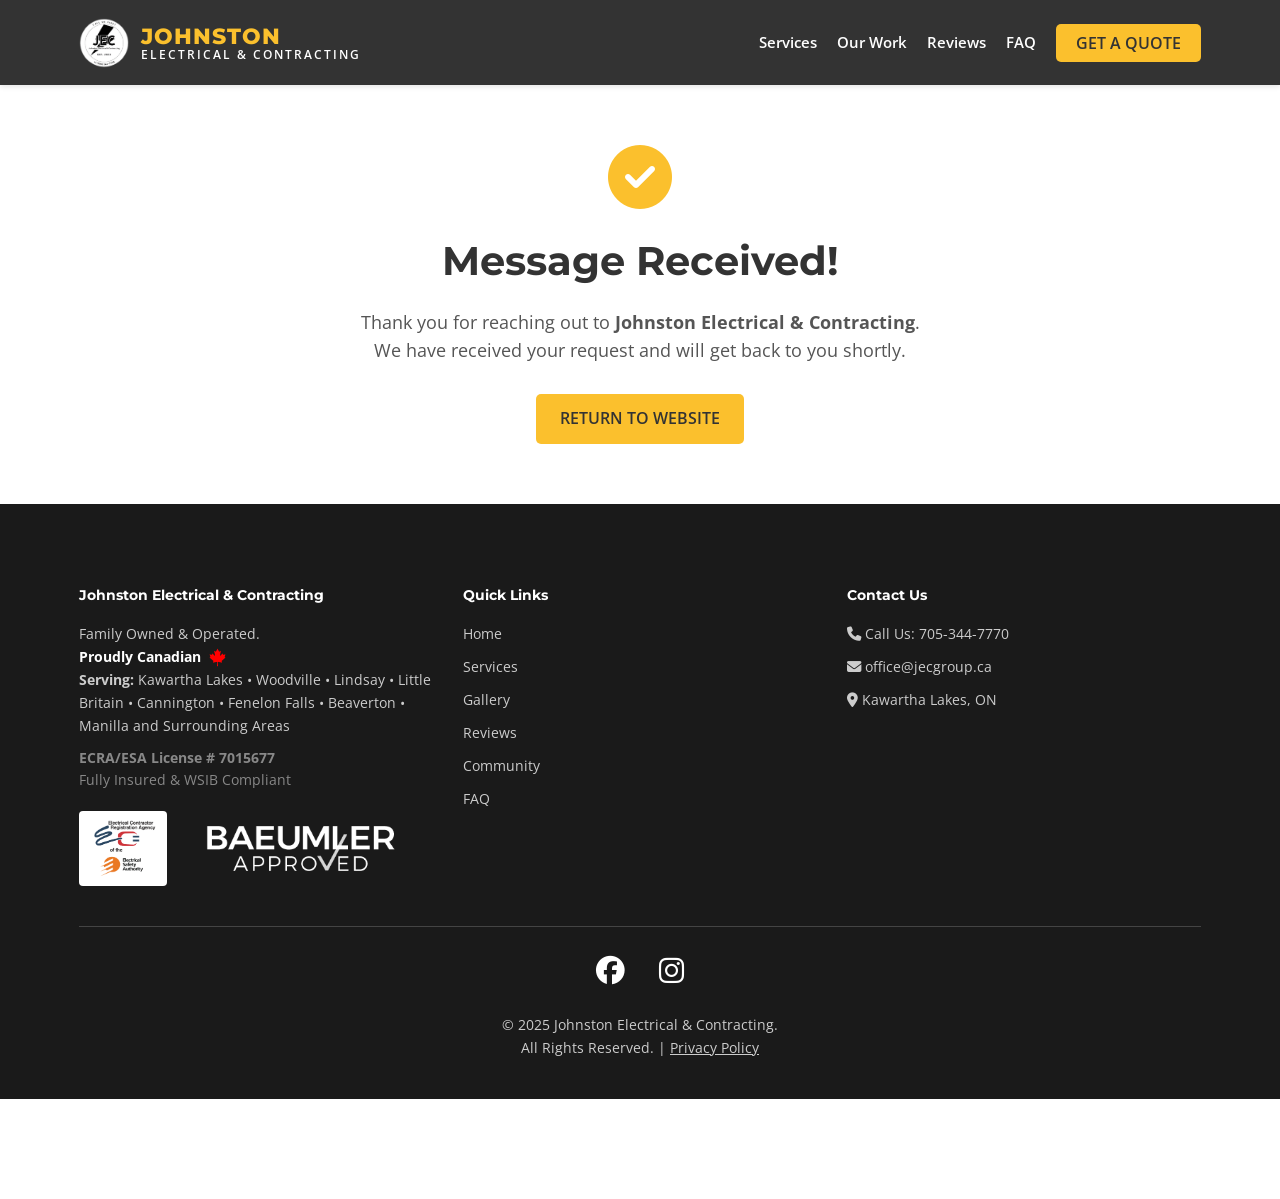
<file: thank-you.html>
<!DOCTYPE html>
<html lang="en">
<head>
    <meta charset="UTF-8">
    <meta name="viewport" content="width=device-width, initial-scale=1.0">
    <title>Thank You! | Johnston Electrical & Contracting</title>
    
    <link rel="apple-touch-icon" sizes="180x180" href="pai/favicon/apple-touch-icon.png">
    <link rel="icon" type="image/png" sizes="32x32" href="pai/favicon/favicon-32x32.png">
    <link rel="icon" type="image/png" sizes="16x16" href="pai/favicon/favicon-16x16.png">
    <link rel="manifest" href="pai/favicon/site.webmanifest">
    <link rel="shortcut icon" href="pai/favicon/favicon.ico">

   
    <link href="https://fonts.googleapis.com/css2?family=Montserrat:wght@400;700&family=Open+Sans:wght@400;600&display=swap" rel="stylesheet">
    <link rel="stylesheet" href="https://cdnjs.cloudflare.com/ajax/libs/font-awesome/6.5.1/css/all.min.css">
     <link rel="stylesheet" href="./style.css">
</head>

<body class="body-flex">

    <header></header>

    <section class="thank-you-section">
        <div class="thank-you-wrapper">
            <i class="fas fa-check-circle success-icon"></i>
            <h1 class="thank-you-title">Message Received!</h1>
            <p class="thank-you-text">
                Thank you for reaching out to <strong>Johnston Electrical & Contracting</strong>.<br>
                We have received your request and will get back to you shortly.
            </p>
            
            <a href="/" class="btn btn-primary">Return to Website</a>
        </div>
    </section>

    <footer></footer>

    <script src="./components.js"></script>

</body>
</html>
</file>
<file: style.css>
/* style.css - Johnston Electrical & Contracting */
/* Production Build - Feb 2026 - Final V3 */

/* =========================================
   1. GLOBAL VARIABLES & RESET
   ========================================= */
@font-face {
  font-family: 'Font Awesome 6 Free';
  font-display: swap; 
  src: auto; 
}

:root {
    --primary-color: #FBC02D;   /* Brand Yellow */
    --secondary-color: #333333; /* Dark Grey */
    --text-color: #444;
    --light-bg: #f9f9f9;
    --white: #ffffff;
}

* { margin: 0; padding: 0; box-sizing: border-box; }

html {
    scroll-behavior: smooth;
    scroll-padding-top: 90px;
    background-color: #ffffff;
}

body {
    font-family: 'Open Sans', Arial, sans-serif;
    color: var(--text-color);
    line-height: 1.6;
    overflow-x: hidden;
    padding-bottom: 100px; /* Space for mobile sticky bar */
    background-color: #ffffff;
}

h1, h2, h3, h4 {
    font-family: 'Montserrat', Arial, sans-serif;
    font-weight: 700;
    color: var(--secondary-color);
}

a { text-decoration: none; transition: 0.3s; }
ul { list-style: none; }

:focus-visible {
    outline: 3px solid var(--primary-color);
    outline-offset: 2px;
}

/* =========================================
   2. UTILITIES & BUTTONS
   ========================================= */
.container {
    width: 90%;
    max-width: 1200px;
    margin: 0 auto;
    padding: 0 15px;
}

.text-center { text-align: center; }
.section-padding { padding: 60px 0; }
.section-intro { margin-bottom: 40px; }
.bg-white { background: var(--white); }
.bg-light { background: var(--light-bg); }
.text-white { color: var(--white); }

/* Honeypot Field */
.hidden-field {
    opacity: 0;
    position: absolute;
    top: 0;
    left: 0;
    height: 0;
    width: 0;
    z-index: -1;
}

/* Buttons */
.btn {
    display: inline-block;
    padding: 12px 24px;
    border-radius: 5px;
    font-weight: 600;
    text-transform: uppercase;
    cursor: pointer;
    border: none;
    font-family: inherit;
    font-size: 1rem;
}

.btn-primary {
    background-color: var(--primary-color);
    color: var(--secondary-color);
}
.btn-primary:hover { background-color: #e6a900; }

.btn-secondary {
    background-color: transparent;
    border: 2px solid var(--white);
    color: var(--white);
}
.btn-secondary:hover { background-color: var(--white); color: var(--secondary-color); }

.btn-full { width: 100%; }

/* =========================================
   3. HEADER & NAVIGATION
   ========================================= */
header {
    background: var(--secondary-color);
    color: var(--white);
    padding: 15px 0;
    position: sticky;
    top: 0;
    min-height: 85px;
    display: flex;
    align-items: center;
    z-index: 1000;
    box-shadow: 0 2px 5px rgba(0,0,0,0.1);
}

.nav-wrapper {
    display: flex;
    justify-content: space-between;
    align-items: center;
}

.logo {
    display: flex;
    align-items: center;
    text-decoration: none;
    gap: 12px;
}

.logo img {
    max-height: 55px; 
    width: auto;
    flex-shrink: 0;
}

.logo-text-group {
    display: flex;
    flex-direction: column; 
    justify-content: center;
    line-height: 1.1; 
}

.logo-name {
    font-family: 'Montserrat', sans-serif; 
    font-weight: 800; 
    font-size: 1.4rem;
    color: var(--primary-color);
    letter-spacing: 1px;
    text-transform: uppercase;
}

.logo-tagline {
    font-family: 'Open Sans', sans-serif;
    font-size: 0.75rem;
    font-weight: 600;
    color: var(--white);
    text-transform: uppercase;
    letter-spacing: 2px;
    white-space: nowrap;
}

.nav-links { display: flex; gap: 20px; align-items: center; }
.nav-links a { color: var(--white); font-weight: 600; font-size: 0.95rem; }
.nav-links a:hover { color: var(--primary-color); }
.nav-cta { padding: 8px 20px; color: #333; }

.mobile-menu-btn { 
    display: none; 
    background: none; 
    border: none;
    font-size: 1.5rem; 
    color: var(--white); 
    cursor: pointer; 
}

/* =========================================
   4. HERO SECTION (SEO FLIP + TOOLTIPS)
   ========================================= */
.hero {
    background-color: #333;
    position: relative;
    height: 80vh;
    display: flex;
    align-items: center;
    justify-content: center;
    text-align: center;
    color: var(--white);
    padding: 0 20px;
    overflow: hidden;
}

.hero-background {
    position: absolute;
    top: 0; left: 0; width: 100%; height: 100%; z-index: 0;
}

.hero-img {
    width: 100%; height: 100%; object-fit: cover; opacity: 0.4;
}

.hero-content {
    position: relative; z-index: 1; width: 100%;
}

.hero-tagline-large {
    font-family: 'Montserrat', sans-serif;
    font-weight: 800;
    font-size: clamp(2rem, 5vw, 4rem);
    line-height: 1.1;
    color: var(--white);
    margin-bottom: 20px;
    text-shadow: 2px 2px 4px rgba(0,0,0,0.6);
    text-transform: uppercase;
    letter-spacing: 1px;
}

.hero-content h1 {
    font-family: 'Open Sans', sans-serif;
    font-size: 1.2rem;
    font-weight: 400;
    color: #eaeaea;      
    max-width: 800px;
    margin: 0 auto 30px auto; 
    line-height: 1.6;
    text-shadow: 1px 1px 2px rgba(0,0,0,0.8);
}

.hero-content h1 strong {
    font-weight: 600;
    color: #fff;
}

.baeumler-badge-container {
    position: relative;
    display: inline-block;
    margin-bottom: 25px;
    cursor: pointer;
}

.baeumler-badge {
    background: var(--primary-color);
    color: var(--secondary-color);
    padding: 8px 20px;
    border-radius: 50px;
    font-weight: bold;
    font-size: 0.95rem;
    display: inline-flex;
    align-items: center;
    gap: 8px;
    transition: transform 0.2s;
    border: 2px solid transparent; 
}
.baeumler-badge:hover, .baeumler-badge:focus { transform: scale(1.05); }

.badge-info-icon { font-size:0.8em; opacity:0.7; }

.tooltip-text {
    display: none; 
    width: 280px;
    background-color: #222;
    color: #fff;
    text-align: left;
    border-radius: 6px;
    padding: 15px;
    position: absolute;
    z-index: 10;
    bottom: 135%; 
    left: 50%;
    transform: translateX(-50%); 
    font-size: 0.85rem;
    font-weight: normal;
    box-shadow: 0 5px 15px rgba(0,0,0,0.3);
    line-height: 1.4;
}
.tooltip-text::after {
    content: "";
    position: absolute;
    top: 100%;
    left: 50%;
    margin-left: -5px;
    border-width: 5px;
    border-style: solid;
    border-color: #222 transparent transparent transparent;
}

.tooltip-close {
    position: absolute;
    top: 5px;
    right: 10px;
    color: #fff;
    background: none;
    border: none;
    cursor: pointer;
    font-weight: bold;
    font-size: 1.2rem;
    padding: 5px;
}

.tooltip-visible {
    display: block;
    animation: fadeIn 0.2s ease-in-out;
}

/* =========================================
   5. SERVICES SECTION
   ========================================= */
.services-grid {
    display: grid;
    grid-template-columns: repeat(auto-fit, minmax(280px, 1fr)); 
    gap: 30px;
    margin-top: 40px;
}

.service-card {
    background: var(--white);
    padding: 30px;
    border-radius: 8px;
    box-shadow: 0 5px 20px rgba(0,0,0,0.15);
    border: 1px solid #e0e0e0;
    transition: transform 0.3s ease;
    text-align: left;
    border-bottom: 4px solid transparent;
}

.service-card:hover {
    transform: translateY(-5px);
    border-bottom: 4px solid var(--primary-color);
}

.service-icon {
    font-size: 2.5rem;
    color: var(--primary-color);
    margin-bottom: 20px;
    text-align: center;
}

.service-card h3 { 
    text-align: center; 
    margin-bottom: 20px; 
    border-bottom: 1px solid #eee; 
    padding-bottom: 15px; 
}

.service-card ul { list-style: none; padding: 0; }
.service-card ul li {
    position: relative;
    padding-left: 25px;
    margin-bottom: 10px;
    font-size: 0.95rem;
    color: #555;
}
.service-card ul li::before {
    content: "\f00c";
    font-family: "Font Awesome 6 Free";
    font-weight: 900;
    color: var(--primary-color);
    position: absolute;
    left: 0;
    top: 0;
}

/* =========================================
   6. PROJECTS CAROUSEL
   ========================================= */
.carousel-section { background-color: var(--secondary-color); color: var(--white); }
.carousel-section h2 { color: var(--white); }

.carousel-wrapper {
    position: relative;
    max-width: 900px;
    margin: 40px auto 0;
    overflow: hidden;
    border-radius: 10px;
    box-shadow: 0 10px 20px rgba(0,0,0,0.3);
    background: #000;
}

.carousel-track { display: flex; transition: transform 0.5s ease-in-out; }
.carousel-slide { min-width: 100%; height: 400px; position: relative; }

.carousel-slide img { 
    width: 100%; 
    height: 100%; 
    object-fit: cover; 
    cursor: pointer; 
    transition: opacity 0.3s;
}
.carousel-slide img:hover { opacity: 0.9; }

.carousel-caption {
    position: absolute; 
    bottom: 0; 
    left: 0; 
    width: 100%;
    background: rgba(0, 0, 0, 0.6);
    padding: 10px 15px;
    text-align: center;
    pointer-events: none;
}

.carousel-caption h3 {
    color: var(--primary-color);
    margin: 0 0 4px 0;
    font-size: 1.1rem;
    text-transform: uppercase;
    letter-spacing: 0.5px;
}

.carousel-caption p {
    color: #ffffff;
    margin: 0;
    font-size: 0.85rem;
    line-height: 1.3;
}

.carousel-btn {
    position: absolute; top: 50%; transform: translateY(-50%);
    background: rgba(0,0,0,0.5); color: white; border: none;
    padding: 15px; cursor: pointer; z-index: 10; font-size: 1.5rem;
}
.carousel-btn:hover { background: var(--primary-color); color: var(--secondary-color); }
.prev-btn { left: 0; }
.next-btn { right: 0; }

/* =========================================
   7. TRUST / ABOUT SECTION
   ========================================= */
.trust-section { background-color: var(--light-bg); }
.trust-grid { display: grid; grid-template-columns: 1fr 1fr; gap: 50px; align-items: center; }
.trust-img img { width: 100%; height: auto; border-radius: 8px; box-shadow: 0 5px 15px rgba(0,0,0,0.1); }

.trust-list li { margin-bottom: 10px; }
.trust-list i { color: var(--primary-color); margin-right: 5px; }

/* =========================================
   8. AWARDS SECTION
   ========================================= */
.awards-grid-badges {
    max-width: 800px;
    margin: 30px auto 0;
    display: flex;
    flex-direction: column;
    gap: 6px; 
}

.badge-card {
    background: #fff;
    border-radius: 6px;
    box-shadow: 0 2px 5px rgba(0,0,0,0.05);
    border: 1px solid #e0e0e0;
    border-left: 3px solid #ddd;
    overflow: hidden;
    display: flex;
    flex-direction: column;
}

.badge-card:not(.closed-year) { border-left: 3px solid var(--primary-color); }

.badge-header {
    background: #fff;
    color: #333;
    font-family: 'Montserrat', sans-serif;
    font-weight: 700;
    font-size: 1.1rem;
    padding: 10px 15px;
    cursor: pointer;
    display: flex;
    justify-content: space-between;
    align-items: center;
    transition: background 0.2s;
    user-select: none;
    border-bottom: 1px solid transparent; 
}
.badge-header:hover { background-color: #f9f9f9; }

.badge-card:not(.closed-year) .badge-header {
    border-bottom: 1px solid #eee;
    background-color: #fcfcfc;
}

.header-content { display: flex; align-items: center; gap: 10px; }
.header-trophy { font-size: 1rem; color: var(--primary-color); }
.toggle-icon { font-size: 0.9rem; color: #ccc; transition: transform 0.3s ease; }

.award-count {
    font-size: 0.75rem;
    font-weight: 600;
    color: #666;
    background: #f0f0f0;
    padding: 2px 8px;
    border-radius: 4px;
    margin-left: 5px;
}

.badge-container {
    padding: 15px;
    display: flex;
    flex-direction: column;
    gap: 5px;
    background: #fff; 
}

.award-list-item {
    background: #fff;
    border: 1px solid #eee;
    border-radius: 4px;
    padding: 8px 12px;
    display: flex;
    align-items: center;
    gap: 12px;
    transition: transform 0.2s ease;
}
.award-list-item:hover {
    border-color: var(--primary-color);
    background: #fffbf0;
}
.award-list-item i { font-size: 1.5rem; color: var(--primary-color); }

.award-details {
    display: flex;
    flex-direction: row; 
    align-items: center;
    gap: 10px;
    width: 100%;
}

.award-cat {
    font-size: 0.95rem;
    font-weight: 600;
    color: #333;
    flex: 1; 
}

.award-rank {
    font-size: 0.75rem;
    color: #999;
    font-weight: 600;
    text-transform: uppercase;
    background: #f5f5f5;
    padding: 2px 6px;
    border-radius: 4px;
}

.closed-year .toggle-icon { transform: rotate(-90deg); }
.closed-year .badge-container { display: none; }

.awards-split-layout {
    display: flex;
    flex-direction: column;
    gap: 30px;
}
.intro-big-icon { display: none; }

@media (min-width: 900px) {
    .awards-split-layout {
        display: grid;
        grid-template-columns: 1fr 2fr; 
        gap: 60px;
        align-items: start;
    }

    .awards-intro-side {
        position: sticky;
        top: 120px;
        text-align: left;
        padding-right: 20px;
    }
    .awards-intro-side h2 {
        font-size: 2.5rem;
        line-height: 1.2;
        margin-bottom: 20px;
    }
    .awards-intro-side p { font-size: 1.1rem; color: #555; }

    .intro-big-icon {
        display: block;
        font-size: 10rem;
        color: #f0f0f0;
        margin-top: 30px;
        opacity: 0.5;
    }
    
    .awards-grid-badges {
        margin: 0; 
        max-width: 100%;
    }
    
    .badge-container {
        display: grid;
        grid-template-columns: 1fr 1fr;
        gap: 15px;
    }
    .award-list-item { height: 100%; }
}

/* =========================================
   9. REVIEWS SECTION
   ========================================= */
.mobile-swipe-text {
    display: none; 
    margin-bottom: 30px;
    font-size: 0.9rem;
    color: #666;
}

.quote-icon { font-size:1.5rem; color:var(--primary-color); margin-bottom:10px; }
.review-author { margin-top:15px; color:#666; }

/* =========================================
   10. COMMUNITY SECTION
   ========================================= */
.community-row { display:flex; flex-wrap:wrap; align-items:center; gap:40px; }
.col-flex { flex: 1; min-width: 300px; }
.community-subtitle { color:var(--primary-color); font-weight:bold; text-transform:uppercase; margin-bottom:10px; }

.highlight-box {
    background: white; 
    padding: 20px; 
    border-left: 4px solid var(--primary-color); 
    margin-top: 20px; 
    box-shadow: 0 5px 15px rgba(0,0,0,0.05);
    transition: transform 0.3s ease;
}
.highlight-box:hover { transform: translateY(-5px); }

.highlight-title { font-size: 1.2rem; margin-bottom: 10px; }
.highlight-icon { color:var(--primary-color); margin-right:10px; }
.highlight-text { font-size: 0.95rem; }
.highlight-link { 
    color: var(--secondary-color); 
    font-weight: bold; 
    font-size: 0.9rem; 
    text-decoration: underline; 
    margin-top: 10px; 
    display: inline-block; 
}

.community-card {
    background: var(--secondary-color); 
    color: white; 
    width: 100%; 
    height: 300px; 
    display: flex; 
    align-items: center; 
    justify-content: center; 
    border-radius: 8px; 
    flex-direction: column;
}

.community-icon { font-size: 5rem; margin-bottom: 20px; color: var(--primary-color); }

/* =========================================
   11. FAQ SECTION
   ========================================= */
.faq-wrapper {
    display: flex;
    gap: 30px; 
    max-width: 1000px;
    margin: 0 auto;
    align-items: flex-start;
}

.faq-column {
    flex: 1; 
    display: flex;
    flex-direction: column;
    gap: 15px; 
}

.faq-item {
    background: white;
    border: 1px solid #e0e0e0;
    border-radius: 8px;
    box-shadow: 0 4px 6px rgba(0,0,0,0.05);
    overflow: hidden;
    transition: transform 0.2s ease, box-shadow 0.2s ease;
}
.faq-item:hover {
    transform: translateY(-2px);
    box-shadow: 0 8px 15px rgba(0,0,0,0.1);
    border-color: var(--primary-color);
}

.faq-item details { padding: 0; }

.faq-item summary {
    padding: 20px;
    font-weight: 700;
    font-family: 'Montserrat', sans-serif;
    color: var(--secondary-color);
    list-style: none;
    cursor: pointer;
    display: flex;
    justify-content: space-between;
    align-items: center;
    background: #fff;
}
.faq-item summary::after {
    content: '+';
    font-weight: 900;
    color: var(--primary-color);
    font-size: 1.5rem;
    line-height: 1;
    margin-left: 10px;
    transition: transform 0.3s ease;
}
.faq-item details[open] summary::after {
    content: '-';
    transform: rotate(0deg); 
    color: #333;
}

.faq-answer {
    padding: 0 20px 20px 20px;
    font-size: 0.95rem;
    line-height: 1.6;
    color: #555;
    background: #fff;
    border-top: 1px solid #f0f0f0;
    animation: fadeIn 0.3s ease-in-out;
}

.faq-cta { background-color: var(--secondary-color); border: none; }
.faq-cta:hover { border-color: transparent; }
.faq-cta-content { 
    padding: 20px; 
    text-align: center; 
    height: 100%; 
    display: flex; 
    flex-direction: column; 
    justify-content: center; 
    align-items: center; 
}
.faq-cta-title { color: white; font-size: 1.1rem; margin-bottom: 10px; }
.faq-cta-text { color: #ccc; font-size: 0.9rem; margin-bottom: 15px; }

/* =========================================
   12. FOOTER SECTION
   ========================================= */
footer { background: #1a1a1a; color: #ccc; padding: 40px 0; font-size: 0.9rem; }
footer h4 { color: var(--white); margin-bottom: 15px; }
footer ul li { margin-bottom: 10px; }
footer a { color: #ccc; }
footer a:hover { color: var(--primary-color); }

.footer-grid { grid-template-columns: repeat(auto-fit, minmax(250px, 1fr)); }

.canadian-flag {
    color: #FF0000;
    font-size: 1.1rem;
    margin-left: 4px;
    vertical-align: middle; 
    transition: transform 0.3s ease;
}
.canadian-flag:hover { transform: scale(1.2); }

.license-text { margin-top:10px; font-size: 0.85rem; color:#888; }
.footer-copyright { margin-top: 40px; border-top: 1px solid #444; padding-top: 20px; }

.footer-logos {
    margin-top: 20px;
    display: flex;
    gap: 15px;
    align-items: center;
}
.footer-logo-img { height: 75px; width: auto; }
.logo-white-bg { background: #fff; padding: 5px; border-radius: 4px; }

.social-links { margin-bottom: 20px; }
.social-links a {
    color: #ffffff; 
    font-size: 1.8rem;
    margin: 0 15px; 
    text-decoration: none;
    transition: all 0.3s ease;
    display: inline-block;
}
.social-links a:hover {
    color: #FBC02D; 
    transform: translateY(-3px);
}

.simple-footer .social-links a { color: #333333; }
.simple-footer .social-links a:hover { color: #FBC02D; }

/* =========================================
   13. MODALS & LIGHTBOX
   ========================================= */
.modal-overlay {
    position: fixed;
    top: 0; left: 0; width: 100%; height: 100%;
    background: rgba(0,0,0,0.8);
    z-index: 10000;
    display: none; 
    justify-content: center;
    align-items: center;
    padding: 20px;
}

.modal-content {
    background: var(--white);
    width: 100%;
    max-width: 500px;
    padding: 25px; /* Reduced padding */
    border-radius: 8px;
    position: relative;
    animation: slideDown 0.3s ease;
    
    /* Window inside window logic */
    max-height: 85vh; 
    overflow-y: auto; 
    scrollbar-width: thin; 
}

.modal-title { margin-bottom:5px; text-align:center; }
.modal-subtitle { margin-bottom:15px; text-align:center; font-size:0.9rem; }

@keyframes slideDown {
    from { transform: translateY(-50px); opacity: 0; }
    to { transform: translateY(0); opacity: 1; }
}

.close-modal {
    position: absolute;
    top: 15px; right: 20px;
    font-size: 1.5rem;
    cursor: pointer;
    color: #aaa;
    background: none;
    border: none;
    z-index: 10010;
}
.close-modal:hover { color: #fff; }

/* Lightbox specific */
#lightboxImage {
    margin: auto;
    display: block;
    width: auto;
    max-width: 90%;
    max-height: 90vh;
    border-radius: 5px;
    box-shadow: 0 0 20px rgba(0,0,0,0.5);
    animation: zoomIn 0.3s;
}

@keyframes zoomIn {
    from {transform:scale(0.8); opacity: 0;} 
    to {transform:scale(1); opacity: 1;}
}
@keyframes fadeIn {
    from { opacity: 0; transform: translateY(-5px); }
    to { opacity: 1; transform: translateY(0); }
}

/* =========================================
   14. THANK YOU & 404 PAGE STYLES
   ========================================= */
.body-flex {
    display: flex;
    flex-direction: column;
    min-height: 100vh;
}

.thank-you-section {
    flex: 1; 
    display: flex;
    align-items: center;
    justify-content: center;
    text-align: center;
    padding: 60px 20px;
}

.thank-you-wrapper {
    max-width: 600px;
}

.success-icon {
    font-size: 4rem;
    color: var(--primary-color);
    margin-bottom: 20px;
}

.thank-you-title {
    font-size: 2.5rem;
    margin-bottom: 15px;
}

.thank-you-text {
    font-size: 1.1rem;
    color: #555;
    margin-bottom: 30px;
}

.simple-footer {
    padding: 20px 0;
    text-align: center;
    background-color: transparent;
}

.simple-footer-text {
    font-size: 0.9rem;
    color: #666;
}

/* =========================================
   15. MOBILE STICKY CTA
   ========================================= */
.mobile-sticky-cta { 
    display: none;
}

/* =========================================
   16. MOBILE MEDIA QUERIES
   ========================================= */
@media (max-width: 768px) {
    .logo { font-size: 0.9rem; max-width: 80%; }
    .logo img { max-height: 45px; }
    .logo-name { font-size: 1.1rem; }
    .logo-tagline { font-size: 0.65rem; letter-spacing: 1px; }
    
    .nav-links {
        display: none; flex-direction: column; position: absolute;
        top: 100%; left: 0; width: 100%; background: var(--secondary-color);
        padding: 20px; text-align: center;
    }
    .nav-links.active { display: flex; }
    .mobile-menu-btn { display: block; }
    
    .trust-grid { grid-template-columns: 1fr; }
    .carousel-slide { height: 250px; }
    .tooltip-text { width: 260px; }

    .faq-wrapper { flex-direction: column; gap: 15px; }
    .faq-column { width: 100%; }

    .mobile-sticky-cta {
        display: flex;
        position: fixed; 
        bottom: 0; 
        left: 0; 
        width: 100%; 
        z-index: 9999;
        box-shadow: 0 -5px 15px rgba(0,0,0,0.1);
        background-color: #222; 
        padding-bottom: env(safe-area-inset-bottom, 0); 
    }
    
    .cta-call {
        background: #222; 
        color: white;
        flex: 1; 
        padding: 15px; 
        text-align: center; 
        font-weight: bold;
        font-size: 1rem; 
        display: flex; 
        justify-content: center; 
        align-items: center; 
        gap: 8px;
    }
    
    .cta-quote {
        background: var(--primary-color);
        color: #333;
        flex: 1; 
        padding: 15px; 
        text-align: center; 
        font-weight: bold;
        font-size: 1rem; 
        display: flex; 
        justify-content: center; 
        align-items: center; 
        gap: 8px;
    }

    .mobile-swipe-text { display: block; }
    .reviews-wrapper {
        display: flex !important;
        flex-wrap: nowrap;
        overflow-x: auto;
        scroll-snap-type: x mandatory;
        gap: 20px;
        padding-bottom: 20px;
        -webkit-overflow-scrolling: touch;
        scrollbar-width: none;
        -ms-overflow-style: none;
        width: 100%; 
    }
    .reviews-wrapper::-webkit-scrollbar { display: none; }
    .reviews-wrapper .service-card {
        width: 85%; 
        min-width: 85%; 
        max-width: 85%; 
        flex-shrink: 0; 
        scroll-snap-align: center;
        white-space: normal !important; 
        word-wrap: break-word; 
    }
    
    .award-details {
        flex-direction: column;
        align-items: flex-start;
        gap: 2px;
    }
    .award-rank {
        font-size: 0.7rem;
        padding: 0;
        background: none;
        color: #999;
    }
    
    #awards .container {
        width: 90% !important; 
        padding-left: 15px !important;
        padding-right: 15px !important;
        margin: 0 auto !important;
    }

    #awards .awards-grid-badges {
        width: auto !important; 
        margin-left: -10px !important;
        margin-right: -10px !important;
    }
    
    #awards .badge-card {
        width: 100% !important; 
        margin: 0 auto !important;
    }
    
    .hero {
        height: auto !important;
        min-height: 90vh !important;
        padding-top: 100px !important;
        padding-bottom: 60px !important;
    }

    .hero-tagline-large {
        font-size: 1.6rem !important; 
        line-height: 1.2 !important;
        margin-bottom: 10px !important;
        width: 100%;
    }

    .hero-content h1 {
        font-size: 1rem !important; 
        line-height: 1.5 !important;
        font-weight: 400 !important;
        width: 100% !important;
        max-width: 100% !important;
        padding: 0 15px;
        margin-bottom: 25px !important;
    }

    .carousel-btn {
        padding: 10px !important;
        font-size: 1.2rem !important;
    }
}
    
/* =========================================
   17. TEXT PAGE STYLES (Privacy Policy, etc.)
   ========================================= */

header.solid-header {
    background-color: #111;
    position: fixed;
    width: 100%;
    top: 0;
    z-index: 1000;
    box-shadow: 0 2px 10px rgba(0,0,0,0.3);
}

.policy-container {
    max-width: 800px;
    margin: 140px auto 60px;
    padding: 20px;
    background: #fff;
    color: #333;
    line-height: 1.6;
}

.policy-container h1 { color: #000; margin-bottom: 20px; text-align: center; }
.policy-container h2 {
    color: #004d40;
    margin-top: 30px;
    margin-bottom: 15px;
    font-size: 1.4rem;
    border-bottom: 2px solid #f4f4f4;
    padding-bottom: 10px;
}

.policy-container p { margin-bottom: 15px; }
.policy-container ul { margin-left: 20px; margin-bottom: 15px; }
.policy-container li { margin-bottom: 8px; }

/* =========================================
   18. LANDING PAGE SPECIFIC STYLES
   ========================================= */

.map-container {
    width: 100%;
    height: 400px;
    background-color: #eee;
    margin-top: 30px;
    border-radius: 8px;
    overflow: hidden;
}

.map-container iframe { width: 100%; height: 100%; border: 0; }

.location-list {
    font-weight: 700;
    color: var(--secondary-color);
    margin-bottom: 20px;
    font-size: 1.1rem;
}

.reviews-btn-container { margin-top: 30px; }

/* =========================================
   HONEYPOT FIELD STYLES
   ========================================= */

.hidden-field {
    opacity: 0;
    position: absolute;
    top: 0;
    left: 0;
    height: 0;
    width: 0;
    z-index: -1;
    pointer-events: none;
}

.honeypot-offscreen {
    position: absolute;
    left: -9999px;
    top: -9999px;
    width: 1px;
    height: 1px;
    overflow: hidden;
}

.honeypot-trap {
    position: absolute;
    width: 1px;
    height: 1px;
    padding: 0;
    margin: -1px;
    overflow: hidden;
    clip: rect(0, 0, 0, 0);
    white-space: nowrap;
    border: 0;
}

input.honeypot-hidden,
textarea.honeypot-hidden {
    opacity: 0 !important;
    position: absolute !important;
    height: 0 !important;
    width: 0 !important;
    padding: 0 !important;
    margin: 0 !important;
    border: none !important;
}

.honeypot-trap input,
.honeypot-trap textarea,
.honeypot-trap label {
    position: absolute;
    left: -9999px;
}

/* =========================================
   FORM VALIDATION & SPACING STYLES
   ========================================= */

.form-group {
    position: relative;
    margin-bottom: 2px; /* Compressed for compact fit */
}

.form-group label { 
    display: block; 
    margin-bottom: 2px; 
    font-weight: 600; 
    font-size: 0.85rem; 
}

.form-group input,
.form-group select,
.form-group textarea {
    width: 100%;
    padding: 8px 12px; /* Thinner inputs */
    padding-right: 40px; 
    border: 2px solid #ddd;
    border-radius: 5px;
    font-size: 0.95rem;
    font-family: inherit;
    transition: border-color 0.3s ease, box-shadow 0.3s ease;
}

.form-group textarea { 
    resize: vertical; 
    height: 75px; /* Shorter default text area */
    min-height: 75px; 
}

.form-row {
    display: flex;
    gap: 10px; /* Tighter side-by-side gap */
    margin-bottom: 0px;
}
.form-row .form-group { flex: 1; margin-bottom: 2px; }

.form-group input:focus,
.form-group select:focus,
.form-group textarea:focus {
    outline: none;
    border-color: var(--primary-color);
    box-shadow: 0 0 0 2px rgba(251, 192, 45, 0.1);
}

.form-group input.valid,
.form-group select.valid,
.form-group textarea.valid {
    border-color: #28a745;
    background-color: #f8fff9;
}

.form-group input.invalid,
.form-group select.invalid,
.form-group textarea.invalid {
    border-color: #dc3545;
    background-color: #fff5f5;
}

.success-indicator {
    position: absolute;
    right: 12px;
    top: 32px; /* Adjusted for smaller padding */
    color: #28a745;
    font-size: 1.1rem;
    opacity: 0;
    transform: scale(0);
    transition: all 0.3s ease;
    pointer-events: none;
}

.form-group input.valid ~ .success-indicator,
.form-group select.valid ~ .success-indicator,
.form-group textarea.valid ~ .success-indicator {
    opacity: 1;
    transform: scale(1);
}

.error-message {
    display: block;
    color: #dc3545;
    font-size: 0.85rem;
    margin-top: 3px;
    min-height: 18px;
    font-weight: 500;
    opacity: 0;
    transform: translateY(-5px);
    transition: all 0.3s ease;
}

.error-message.show {
    opacity: 1;
    transform: translateY(0);
}

.form-help-text {
    display: block;
    margin-top: 3px;
    color: #666;
    font-size: 0.80rem;
}

.textarea-footer {
    display: flex;
    justify-content: space-between;
    align-items: center;
    margin-top: 3px;
}

.character-counter { font-size: 0.85rem; color: #999; font-weight: 500; }
.character-counter.warning { color: #ff9800; }
.character-counter.danger { color: #dc3545; }

#submitBtn { position: relative; transition: all 0.3s ease; }
#submitBtn:disabled { background-color: #ccc; cursor: not-allowed; opacity: 0.7; }
#submitBtn .btn-loader { display: none; }
#submitBtn.loading .btn-text { opacity: 0; }
#submitBtn.loading .btn-loader {
    display: inline-block;
    position: absolute;
    left: 50%; top: 50%; transform: translate(-50%, -50%);
}

input[type="file"].invalid { border-color: #dc3545; }

.form-group label.file-label {
    display: flex;
    justify-content: space-between;
    align-items: center;
}
.form-group label .optional-text {
    font-weight: 400;
    font-size: 0.8rem;
    color: #666;
}

input[type="file"] {
    font-size: 0.9rem;
    padding: 8px;
    background: #f4f4f4;
    border-radius: 5px;
    width: 100%;
}

@keyframes shake {
    0%, 100% { transform: translateX(0); }
    25% { transform: translateX(-5px); }
    75% { transform: translateX(5px); }
}

.form-group.shake input,
.form-group.shake select,
.form-group.shake textarea {
    animation: shake 0.3s ease;
}

.form-group select {
    appearance: none;
    background-image: url("data:image/svg+xml,%3Csvg xmlns='http://www.w3.org/2000/svg' width='12' height='12' viewBox='0 0 12 12'%3E%3Cpath fill='%23333' d='M6 9L1 4h10z'/%3E%3C/svg%3E");
    background-repeat: no-repeat;
    background-position: right 12px center;
    padding-right: 35px;
}

.form-group select.valid {
    background-position: right 35px center;
}

@media (max-width: 768px) {
    .success-indicator { right: 10px; top: 32px; font-size: 1rem; }
    .form-group input, .form-group select, .form-group textarea { font-size: 16px; }
}

.form-group input:focus-visible,
.form-group select:focus-visible,
.form-group textarea:focus-visible {
    outline: 3px solid var(--primary-color);
    outline-offset: 2px;
}

.form-success-message {
    background-color: #d4edda;
    border: 1px solid #c3e6cb;
    color: #155724;
    padding: 15px;
    border-radius: 5px;
    margin-bottom: 20px;
    display: none;
}
.form-success-message.show { display: block; animation: slideDown 0.3s ease; }

/* =========================================
   MOBILE MODAL COMPACT FIX
   ========================================= */

@media (max-width: 768px) {

    #contactModal .modal-content {
        padding: 15px !important;
        width: 95% !important;
        max-height: 90vh !important;
        margin-top: 10px !important;
    }

    #contactModal .modal-title {
        font-size: 1.3rem !important;
        margin-bottom: 5px !important;
        margin-top: 0 !important;
    }
    
    #contactModal .modal-subtitle {
        font-size: 0.85rem !important;
        margin-bottom: 10px !important;
        line-height: 1.2 !important;
    }

    .form-group { margin-bottom: 3px !important; }
    .form-row { margin-bottom: 3px !important; }
    .form-row .form-group { margin-bottom: 0 !important; }

    .form-group input, 
    .form-group select {
        height: 38px !important;
        padding: 5px 5px !important;
        font-size: 16px !important;
    }

    .form-group label {
        margin-bottom: 2px !important;
        font-size: 0.85rem !important;
    }

    textarea {
        height: 60px !important;
        min-height: 60px !important;
        padding: 8px !important;
    }

    #file-help {
        margin-top: 2px !important;
        font-size: 0.75rem !important;
        line-height: 1.1 !important;
    }
    
    input[type="file"] {
        padding: 5px !important;
        height: auto !important;
        font-size: 0.8rem !important;
    }

    .btn-full {
        margin-top: 5px !important;
        padding: 12px !important;
    }
}
</file>
